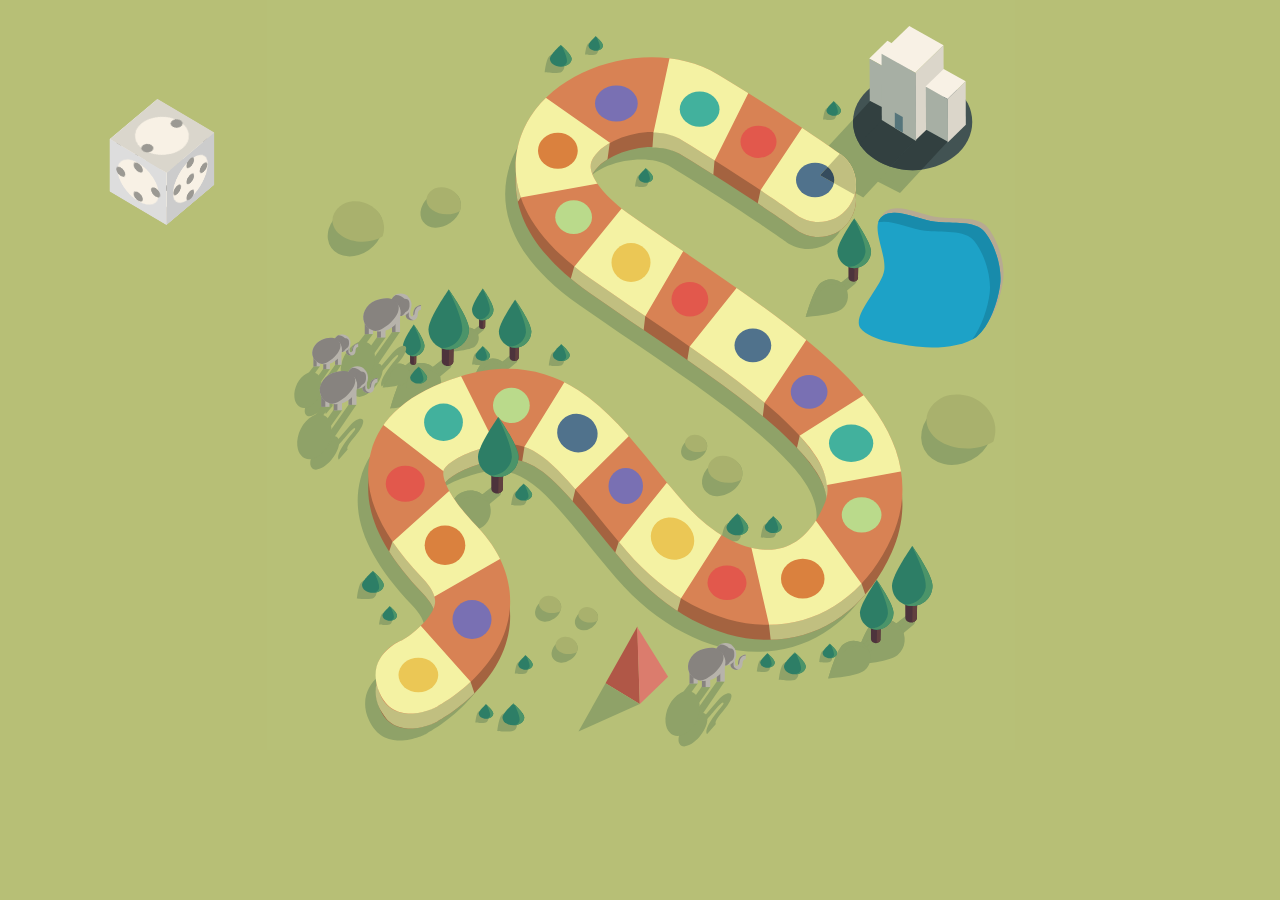
<file: Snap.svg-0.5.1/demos/animated-game/index.html>
<!doctype html>
<html lang="en">

	<head>
		<meta charset="utf-8">
	    <meta name="copyright" content="Copyright © 2013 Adobe Systems Incorporated. All rights reserved.

	 Licensed under the Apache License, Version 2.0 (the “License”);
	 you may not use this file except in compliance with the License.
	 You may obtain a copy of the License at

	 http://www.apache.org/licenses/LICENSE-2.0

	 Unless required by applicable law or agreed to in writing, software
	 distributed under the License is distributed on an “AS IS” BASIS,
	 WITHOUT WARRANTIES OR CONDITIONS OF ANY KIND, either express or implied.
	 See the License for the specific language governing permissions and
	 limitations under the License.">
	
		<title>illustration</title>
		<style>
			body{
				margin: 0;
				padding: 0;
				background: #b7bf76;
				overflow: hidden;
			}
			
			svg{
				display: block;
				margin: auto;
				-webkit-transform-origin: top center;
				-webkit-transform: scale(1.5);
				-moz-transform-origin: top center;
				-moz-transform: scale(1.5);
			}
			
			.hit-area{
				cursor: pointer;
			}
			
			.face .mouth{
				-webkit-transform-origin: 0px 4px;
				-webkit-transition: -webkit-transform .4s;
				-webkit-transform: scale(1, 0);
				-moz-transform-origin: 0px 4px;
				-moz-transition: -webkit-transform .4s;
				-moz-transform: scale(1, 0);
			}
			
			.face .eye.right{
				-webkit-transform-origin: 8px -4px;
				-moz-transform-origin: 8px -4px;
			}
			
			.face .eye.left{
				-webkit-transform-origin: -8px -4px;
				-moz-transform-origin: -8px -4px;
			}
			
			.face .eye{
				-webkit-transition: -webkit-transform .2s;
				-webkit-transform: scale(1, 0);
				-moz-transition: -webkit-transform .2s;
				-moz-transform: scale(1, 0);
			}
			
			@-webkit-keyframes breeze{
				0% {
					-webkit-transform: rotate(0deg);
				}
				50% {
					-webkit-transform: rotate(10deg);
				}
				100% {
					-webkit-transform: rotate(0deg);
				}
			}
			
			@-moz-keyframes breeze{
				0% {
					-moz-transform: rotate(0deg);
				}
				50% {
					-moz-transform: rotate(10deg);
				}
				100% {
					-moz-transform: rotate(0deg);
				}
			}
			
			@-webkit-keyframes blink{
				0% {
					-webkit-transform: scale(1, 0);
				}
				10% {
					-webkit-transform: scale(1, 1);
				}
				90% {
					-webkit-transform: scale(1, 1);
				}
				100% {
					-webkit-transform: scale(1, 0);
				}
			}
			
			@-moz-keyframes blink{
				0% {
					-moz-transform: scale(1, 0);
				}
				10% {
					-moz-transform: scale(1, 1);
				}
				90% {
					-moz-transform: scale(1, 1);
				}
				100% {
					-moz-transform: scale(1, 0);
				}
			}
			
			@-webkit-keyframes talk{
				0% {
					-webkit-transform: scale(1, 0);
				}
				50% {
					-webkit-transform: scale(1, 1);
				}
				100% {
					-webkit-transform: scale(1, 0);
				}
			}
			
			@-moz-keyframes talk{
				0% {
					-moz-transform: scale(1, 0);
				}
				50% {
					-moz-transform: scale(1, 1);
				}
				100% {
					-moz-transform: scale(1, 0);
				}
			}
			
			.tree{
				-webkit-transform-origin: 50% 100%;
				-webkit-animation: breeze 2s ease-out infinite;
				-moz-transform-origin: 50% bottom;
				/*-moz-animation: breeze 2s ease-out infinite;*/
			}
			
			.tree .face.animating .eye{
				-webkit-transform: scale(1, 1);
				-moz-transform: scale(1, 1);
			}
			
			.face.animating .eye{
				-webkit-animation: blink 5s infinite;
				-moz-animation: blink 5s infinite;
			}
			
			.face.animating .mouth{
				-webkit-animation: talk 1s infinite;
				-moz-animation: talk 1s infinite;
			}
			
			#cube-hitarea{
				position: absolute;
				top: 100px;
				left: 100px;
				width: 125px;
				height: 125px;	
				cursor: pointer;		
			}
			
			#cube{
				position: absolute;
				left: 25px;
				top: 25px;
				width: 74px;
				height: 74px;
				z-index: 100;
				backface-visibility: visible;
				pointer-events: none;
				-webkit-transform-style: preserve-3d;
				-webkit-transform-origin: center center;
				-webkit-backface-visibility: visible;
				-webkit-transform: rotateX(-45deg) rotateY(50deg);
				-webkit-transition: -webkit-transform 1s;
				-moz-transform-style: preserve-3d;
				-moz-transform-origin: center center;
				-moz-backface-visibility: visible;
				-moz-transform: rotateX(-45deg) rotateY(50deg);
				-moz-transition: -moz-transform 1s;
			}
			
			.side{
				position: absolute;
				top: 0;
				left: 0;
				width: 74px;
				height: 74px;
				pointer-events: none;
				backface-visibility: visible;
				-webkit-transform-origin: center center;
				-webkit-backface-visibility: visible;
				-moz-transform-origin: center center;
				-moz-backface-visibility: visible;
			}
			
			.side *{
				pointer-events: none;
			}
			
			#cube .side:nth-child(1) {
				-webkit-transform: translateY(37px) rotateX(90deg);
				-moz-transform: translateY(37px) rotateX(90deg);
			}
			
			#cube .side:nth-child(2) {
				-webkit-transform: translateY(-37px) rotateX(-90deg);
				-moz-transform: translateY(-37px) rotateX(-90deg);
				
			}
		
			#cube .side:nth-child(3) {				
				-webkit-transform: translateX(37px) rotateY(-90deg);
				-moz-transform: translateX(37px) rotateY(-90deg);
				
			}
			
			#cube .side:nth-child(4) {				
				-webkit-transform: translateX(-37px) rotateY(-90deg);
				-moz-transform: translateX(-37px) rotateY(-90deg);
			}
			
			#cube .side:nth-child(5) {	
				-webkit-transform: translateZ(37px) rotateZ(90deg);
				-moz-transform: translateZ(37px) rotateZ(90deg);
			}
			
			#cube .side:nth-child(6) {			
				-webkit-transform: translateZ(-37px) rotateZ(0deg);
				-moz-transform: translateZ(-37px) rotateZ(0deg);
			}
		
		</style>
	</head>
	<body>
		<svg version="1.1" xmlns="http://www.w3.org/2000/svg" xmlns:xlink="http://www.w3.org/1999/xlink" x="0px" y="0px" width="500px"
			 height="500px" viewBox="0 0 500 500" enable-background="new 0 0 500 500" xml:space="preserve">
		
		<g id="Layer_1">
			<rect x="1.103" y="-3.397" fill="#B7C077" width="498.897" height="503.397"/>
			<polygon fill="#8FA268" points="418.781,75.171 403.456,67.284 371.524,101.763 386.849,109.65 	"/>
			<polygon fill="#8FA268" points="455.281,94.171 439.956,86.284 408.024,120.763 423.349,128.65 	"/>
			<g>
				<path fill="#8FA268" d="M307.422,349.64c2.285-1.785,5.976-0.877,8.245,2.027s2.255,6.705-0.03,8.49
					c-2.285,1.785-11.397,0.436-11.397,0.436S305.137,351.425,307.422,349.64z"/>
				<path fill="#2D7E66" d="M322.176,351.605c0,2.9-3.246,5.25-7.25,5.25s-7.25-2.35-7.25-5.25c0-2.899,7.25-9.25,7.25-9.25
					S322.176,348.706,322.176,351.605z"/>
				<g>
					<path fill="#4B9469" d="M315.638,343c0.56,1.102,4.291,8.604,3.316,11.104c-0.551,1.413-1.879,2.357-3.551,2.734
						c3.781-0.179,6.774-2.45,6.774-5.233C322.176,349.266,317.461,344.685,315.638,343z"/>
					<path fill="#4B9469" d="M315.501,342.874c-0.351-0.322-0.574-0.518-0.574-0.518s-0.585,0.515-1.411,1.303
						C314.567,343.22,315.325,342.938,315.501,342.874z"/>
				</g>
			</g>
			<path fill="#B7AA92" d="M448.987,144.849c11.418,1.436,26.354-1.275,32.959,6.957c6.697,8.347,11.56,23.593,10.135,34.927
				c-1.426,11.333-7.266,28.424-15.822,34.852c-8.438,6.34-26.34,8.047-37.757,6.611c-11.418-1.436-32.753-3.982-39.358-12.215
				c-6.697-8.347,14.278-27.631,15.704-38.964c1.426-11.333-9.795-29.455-1.239-35.883
				C422.048,134.793,437.569,143.412,448.987,144.849z"/>
			<path fill="#1DA2C7" d="M446.987,147.849c11.418,1.436,26.354-1.275,32.959,6.957c6.697,8.347,11.56,23.593,10.135,34.927
				c-1.426,11.333-7.266,28.424-15.822,34.852c-8.438,6.34-26.34,8.047-37.757,6.611c-11.418-1.436-32.753-3.982-39.358-12.215
				c-6.697-8.347,14.278-27.631,15.704-38.964c1.426-11.333-9.795-29.455-1.239-35.883
				C420.048,137.793,435.569,146.412,446.987,147.849z"/>
			<path fill="#188BAB" d="M479.946,154.806c-6.605-8.232-21.542-5.521-32.959-6.957c-11.418-1.436-26.939-10.056-35.378-3.716
				c-1.42,1.067-2.287,2.462-2.765,4.089c8.765-2.002,21.436,4.406,31.143,5.627c11.418,1.436,26.354-1.275,32.959,6.957
				c6.697,8.347,11.56,23.593,10.135,34.927c-1.176,9.346-5.356,22.603-11.584,30.571c0.994-0.534,1.935-1.098,2.762-1.719
				c8.556-6.428,14.396-23.519,15.822-34.852C491.507,178.399,486.644,163.153,479.946,154.806z"/>
			<g>
				<path fill="#8FA268" d="M141.244,332.65l5.092,6.17l9.996-8.312c0.023-0.018,0.05-0.027,0.072-0.046
					c1.341-1.106,1.322-3.343-0.042-4.995s-3.556-2.095-4.896-0.988C151.261,324.648,141.244,332.65,141.244,332.65z"/>
				<path fill="#8FA268" d="M143.154,334.964l12.684-10.036c-1.354-1.194-3.192-1.423-4.372-0.449
					c-0.205,0.169-10.222,8.171-10.222,8.171L143.154,334.964z"/>
				<path fill="#8FA268" d="M128.41,330.061c5.75-4.746,14.259-3.932,19.005,1.819c4.746,5.75,3.932,14.259-1.819,19.005
					c-5.75,4.746-29.031,6.456-29.031,6.456S122.66,334.807,128.41,330.061z"/>
				<path fill="#8FA268" d="M116.565,357.341c0,0,0.07-0.005,0.176-0.014c1.86-4.138,9.678-20.974,15.261-24.357
					c6.072-3.679,13.88-1.998,17.949,3.676c-0.5-1.695-1.341-3.319-2.536-4.767c-4.746-5.75-13.255-6.565-19.005-1.819
					C122.66,334.807,116.565,357.341,116.565,357.341z"/>
			</g>
			<g>
				<g>
					<path fill="#8FA268" d="M137.623,221.277l2.694,3.265l5.289-4.398c0.012-0.009,0.026-0.015,0.038-0.024
						c0.709-0.585,0.699-1.769-0.022-2.643c-0.722-0.874-1.881-1.108-2.591-0.523C142.923,217.043,137.623,221.277,137.623,221.277z"
						/>
					<path fill="#8FA268" d="M138.633,222.501l6.711-5.31c-0.716-0.632-1.689-0.753-2.313-0.238c-0.108,0.089-5.408,4.324-5.408,4.324
						L138.633,222.501z"/>
					<path fill="#8FA268" d="M130.832,219.907c3.043-2.511,7.545-2.08,10.056,0.962c2.511,3.043,2.08,7.545-0.962,10.056
						c-3.043,2.511-15.361,3.416-15.361,3.416S127.79,222.418,130.832,219.907z"/>
					<path fill="#8FA268" d="M124.565,234.341c0,0,0.037-0.003,0.093-0.007c0.984-2.189,5.121-11.098,8.075-12.887
						c3.213-1.946,7.344-1.057,9.497,1.945c-0.264-0.897-0.709-1.756-1.342-2.522c-2.511-3.043-7.013-3.473-10.056-0.962
						C127.79,222.418,124.565,234.341,124.565,234.341z"/>
				</g>
				<g id="tree_2_" class="tree">
					<path fill="#4D333C" d="M146.93,210.747h-4.233l0.025,6.878c-0.001,0.015-0.006,0.03-0.006,0.045c0,0.92,0.919,1.665,2.052,1.665
						s2.052-0.746,2.052-1.665C146.821,217.53,146.93,210.747,146.93,210.747z"/>
					<path fill="#61403F" d="M145.342,210.747l-0.176,8.556c0.943-0.15,1.656-0.823,1.656-1.633c0-0.141,0.108-6.923,0.108-6.923
						H145.342z"/>
					<path fill="#2D7E66" d="M152.309,206.382c0,3.945-3.198,7.143-7.143,7.143c-3.945,0-7.143-3.198-7.143-7.143
						s7.143-14.021,7.143-14.021S152.309,202.437,152.309,206.382z"/>
					<path fill="#4B9469" d="M145.166,192.361c0,0-0.022,0.031-0.054,0.076c1.062,2.153,5.3,11.013,4.799,14.431
						c-0.544,3.717-3.86,6.337-7.545,6.086c0.86,0.367,1.806,0.571,2.8,0.571c3.945,0,7.143-3.198,7.143-7.143
						C152.309,202.437,145.166,192.361,145.166,192.361z"/>
				</g>
			</g>
			<g>
				<g>
					<path fill="#8FA268" d="M155.331,243.566l4.078,4.942l8.006-6.657c0.018-0.014,0.04-0.022,0.058-0.037
						c1.074-0.886,1.059-2.677-0.034-4.001c-1.092-1.323-2.848-1.678-3.922-0.792C163.354,237.157,155.331,243.566,155.331,243.566z"
						/>
					<path fill="#8FA268" d="M156.86,245.419l10.159-8.038c-1.084-0.957-2.556-1.139-3.501-0.36c-0.164,0.135-8.187,6.545-8.187,6.545
						L156.86,245.419z"/>
					<path fill="#8FA268" d="M145.052,241.492c4.606-3.801,11.42-3.149,15.221,1.457c3.801,4.606,3.149,11.42-1.457,15.221
						c-4.606,3.801-23.252,5.171-23.252,5.171S140.446,245.293,145.052,241.492z"/>
					<path fill="#8FA268" d="M135.565,263.341c0,0,0.056-0.004,0.141-0.011c1.489-3.314,7.751-16.799,12.223-19.508
						c4.863-2.946,11.117-1.6,14.376,2.944c-0.4-1.357-1.074-2.658-2.031-3.818c-3.801-4.606-10.616-5.258-15.221-1.457
						C140.446,245.293,135.565,263.341,135.565,263.341z"/>
				</g>
				<g id="tree_3_" class="tree">
					<path fill="#4D333C" d="M169.418,227.627h-6.407l0.039,10.412c-0.001,0.023-0.008,0.045-0.008,0.068
						c0,1.392,1.391,2.521,3.107,2.521s3.107-1.129,3.107-2.521C169.255,237.895,169.418,227.627,169.418,227.627z"/>
					<path fill="#61403F" d="M167.015,227.627l-0.267,12.951c1.428-0.227,2.506-1.246,2.506-2.471c0-0.213,0.164-10.48,0.164-10.48
						H167.015z"/>
					<path fill="#2D7E66" d="M177.561,221.02c0,5.971-4.841,10.812-10.812,10.812c-5.971,0-10.812-4.841-10.812-10.812
						s10.812-21.224,10.812-21.224S177.561,215.049,177.561,221.02z"/>
					<path fill="#4B9469" d="M166.749,199.796c0,0-0.033,0.046-0.081,0.116c1.608,3.258,8.022,16.671,7.265,21.844
						c-0.823,5.626-5.842,9.592-11.421,9.213c1.302,0.555,2.733,0.864,4.238,0.864c5.971,0,10.812-4.841,10.812-10.812
						C177.561,215.048,166.749,199.796,166.749,199.796z"/>
				</g>
			</g>
			<g>
				<g>
					<path fill="#8FA268" d="M108.244,247.65l5.092,6.17l9.996-8.312c0.023-0.018,0.05-0.027,0.072-0.046
						c1.341-1.106,1.322-3.343-0.042-4.995s-3.556-2.095-4.896-0.988C118.261,239.648,108.244,247.65,108.244,247.65z"/>
					<path fill="#8FA268" d="M110.154,249.964l12.684-10.036c-1.354-1.194-3.192-1.423-4.372-0.449
						c-0.205,0.169-10.222,8.171-10.222,8.171L110.154,249.964z"/>
					<path fill="#8FA268" d="M95.41,245.061c5.75-4.746,14.259-3.932,19.005,1.819c4.746,5.75,3.932,14.259-1.819,19.005
						c-5.75,4.746-29.031,6.456-29.031,6.456S89.66,249.807,95.41,245.061z"/>
					<path fill="#8FA268" d="M83.565,272.341c0,0,0.07-0.005,0.176-0.014c1.86-4.138,9.678-20.974,15.262-24.357
						c6.072-3.679,13.88-1.998,17.949,3.676c-0.5-1.695-1.341-3.319-2.536-4.767c-4.746-5.75-13.255-6.565-19.005-1.819
						C89.66,249.807,83.565,272.341,83.565,272.341z"/>
				</g>
				<g id="tree" class="tree">
					<path fill="#4D333C" d="M125.833,227.75h-8l0.048,13c-0.001,0.029-0.011,0.056-0.011,0.085c0,1.738,1.737,3.147,3.879,3.147
						s3.879-1.409,3.879-3.147C125.629,240.569,125.833,227.75,125.833,227.75z"/>
					<path fill="#61403F" d="M122.833,227.75l-0.333,16.171c1.783-0.284,3.129-1.556,3.129-3.086c0-0.266,0.204-13.085,0.204-13.085
						H122.833z"/>
					<path fill="#2D7E66" d="M136,219.5c0,7.456-6.044,13.5-13.5,13.5s-13.5-6.044-13.5-13.5s13.5-26.5,13.5-26.5
						S136,212.044,136,219.5z"/>
					<path fill="#4B9469" d="M122.5,193c0,0-0.041,0.058-0.101,0.144c2.008,4.068,10.016,20.815,9.071,27.274
						c-1.028,7.025-7.295,11.977-14.26,11.503c1.625,0.693,3.413,1.078,5.291,1.078c7.456,0,13.5-6.044,13.5-13.5
						C136,212.044,122.5,193,122.5,193z"/>
				</g>
			</g>
			<g>
				<path fill="#8FA268" d="M107.995,488.935c0,0-27.495,15.065-38.495-8.435s14.505-35.435,14.505-35.435l-0.12,0.066
					c8.25-4.635,21.086-15.728,22.441-24.818c0.706-4.742-2.117-10.473-8.392-17.033c-29.661-31.009-40.896-58.425-34.35-83.813
					c5.938-23.025,25.774-39.959,58.958-50.329c29.623-9.256,55.577-6.308,79.346,9.018c19.332,12.465,34.375,31.005,51.794,52.473
					c5.819,7.172,11.837,14.588,18.272,22.071c19.028,22.127,42.605,34.183,61.514,31.455c13.414-1.932,24.096-11.502,31.747-28.444
					c9.5-21.035-10.042-41.312-19.434-51.055c-23.146-24.015-60.765-49.642-100.592-76.773c-11.578-7.887-23.55-16.042-35.499-24.381
					c-70.021-48.869-47.963-94.971-39.535-107.937c24.343-37.448,86.145-51.298,124.771-27.962
					c48.298,29.18,80.323,52.135,81.663,53.098c11.212,8.058,13.768,23.68,5.71,34.891c-8.059,11.21-23.676,13.767-34.889,5.712l0,0
					c-0.312-0.225-31.873-22.831-78.34-50.905c-14.191-8.572-46.646-3.502-56.994,12.417c-2.279,3.506-2.561,6.683-0.974,10.966
					c1.817,4.903,7.769,15.154,27.204,28.718c11.716,8.177,23.57,16.252,35.033,24.061c42.021,28.626,81.712,55.665,108.441,83.397
					c15.897,16.493,26.271,32.227,31.712,48.098c6.755,19.703,5.844,39.296-2.71,58.235c-14.717,32.586-39.643,52.955-70.188,57.354
					c-4.11,0.592-8.272,0.884-12.457,0.884c-32.675,0.002-67.042-17.771-94.094-49.228c-6.902-8.025-13.149-15.725-19.19-23.17
					c-33.405-41.169-46.527-54.919-77.399-45.269c-18.515,5.786-24.713,12.207-25.456,15.09c-1.033,4.008,2.451,16.261,22.065,36.768
					c21.94,22.938,23.89,44.913,21.661,59.309C150.006,464.983,112.278,486.592,107.995,488.935z"/>
			</g>
			<polygon fill="#8FA268" points="444.031,82.921 421.206,70.034 376.024,118.763 398.849,131.65 	"/>
			<ellipse fill="#425353" cx="431.75" cy="81.25" rx="39.75" ry="32.25"/>
			<g>
				<path fill="#A46340" d="M114.994,480.935c0,0-29.994,15.565-38.994-9.935s15.006-33.935,15.006-33.935l-0.122,0.065
					c8.25-4.634,21.087-15.728,22.441-24.818c0.706-4.74-2.116-10.472-8.391-17.031c-29.663-31.01-40.897-58.425-34.35-83.815
					c5.938-23.025,25.775-39.956,58.959-50.328c29.623-9.255,55.578-6.306,79.344,9.019c19.334,12.463,34.375,31.003,51.794,52.472
					c5.821,7.172,11.837,14.588,18.271,22.072c19.032,22.125,42.604,34.183,61.516,31.456c13.416-1.935,24.097-11.503,31.747-28.447
					c3.084-6.828,9.5-21.034-19.435-51.053c-23.146-24.016-60.763-49.644-100.591-76.775c-11.578-7.884-23.55-16.041-35.5-24.381
					c-70.019-48.869-47.962-94.972-39.534-107.938c24.345-37.447,86.149-51.296,124.771-27.959
					c48.297,29.178,80.322,52.134,81.663,53.097c11.212,8.059,13.769,23.678,5.709,34.891c-8.059,11.21-23.673,13.767-34.887,5.712
					l-0.001,0c-0.312-0.225-31.871-22.832-78.34-50.906c-16.629-10.045-48.164-1.173-56.994,12.418
					c-2.278,3.506-2.562,6.682-0.975,10.966c1.819,4.903,7.769,15.153,27.207,28.719c11.716,8.175,23.568,16.25,35.031,24.06
					c42.021,28.625,81.712,55.666,108.44,83.396c15.896,16.494,26.271,32.229,31.713,48.101c6.756,19.699,5.844,39.293-2.71,58.234
					c-14.716,32.584-39.644,52.953-70.188,57.353c-36.207,5.218-76.034-12.859-106.55-48.344c-6.903-8.024-13.15-15.725-19.19-23.169
					c-33.406-41.168-46.527-54.915-77.4-45.269c-18.516,5.784-24.712,12.206-25.456,15.091c-1.031,4.006,2.453,16.26,22.065,36.766
					c21.941,22.938,23.891,44.912,21.663,59.31C157.006,456.984,119.278,478.591,114.994,480.935z"/>
			</g>
			<g>
				<polygon fill="#F8F1E5" points="417.514,47.235 402.848,38.955 414.939,27.215 429.606,35.495 		"/>
				<polygon fill="#DBD6CA" points="417.514,47.235 417.626,76.223 429.718,64.483 429.606,35.495 		"/>
				<polygon fill="#A7AFA4" points="417.835,75.829 403.169,67.548 403.052,39.102 417.719,47.382 		"/>
			</g>
			<defs>
				<filter id="Adobe_OpacityMaskFilter" filterUnits="userSpaceOnUse" x="68.781" y="48.158" width="356.179" height="437.532">
					<feColorMatrix  type="matrix" values="1 0 0 0 0  0 1 0 0 0  0 0 1 0 0  0 0 0 1 0"/>
				</filter>
			</defs>
			<mask maskUnits="userSpaceOnUse" x="68.781" y="48.158" width="356.179" height="437.532" id="SVGID_1_">
				<g filter="url(#Adobe_OpacityMaskFilter)">
					<g>
						<g>
							<polygon fill="#FFFFFF" points="369.002,174.823 349.888,155.712 327.395,140.715 330.333,127 360.675,90.792 388.113,109.084 
								411.425,132.396 					"/>
						</g>
						<g>
							<path fill="#FFFFFF" d="M338,434.397l-2-17.731l-12-43.269l24.601-5.638L365,353.397L397.667,389l6.268,18.175l-25.173,12.585
								L338,434.397z M109,409.397l-8.039-11.622l-0.527-0.589l-20.069-22.296L85,361l39.965-26.248l19.513,21.686l20.695,20.695
								L109,409.397z M272.573,415.756l-20.044-20.047l-22.137-17.711L236,360.647l31.873-29.499l24.738,19.792L306,363.397
								l-28.5,34.75L272.573,415.756z M371,333.397l-17-32l2.5-11.064l49.908-22.089l26.842,53.685L371,333.397z M204,338.397
								l-17.119-16.618l-0.7-0.639L171,310.397l2-12.731l31.342-41.103l21.523,19.565l22.677,18.143L207,326L204,338.397z
								 M124,327.397l-8.667-11.064l-43.102-28.743l26.289-19.116l29.05-14.526L154,296.667l0.404,10.951l-24.617,12.307L124,327.397z
								 M331.55,280.052l-26.058-17.373l-1.019-0.812l-23.424-18.742l1.95-11.958l35.531-34.896l22.426,17.942l23.878,15.916
								L333,268.333L331.55,280.052z M252.135,222.594l-27.238-15.888L202,192.397l4.167-14.731L241,144.397l16.76,12.017
								l24.605,14.354L253.5,210.833L252.135,222.594z M224,131.397l-53.333,0.103L163,142.397l7.215-53.596l0.489-0.834L177,67.397
								l52.833,27.769l-1.833,13.5l-5.011,8.749L224,131.397z M298.7,118.625L258,102.397l1-14.064l12.851-50.216l53.665,26.831
								L299.667,107L298.7,118.625z"/>
						</g>
						<g>
							<polygon fill="#FFFFFF" points="94.679,500 61.398,450.077 89.706,431.204 101,423.397 137,454.333 142,469.397 
								116.301,485.584 					"/>
						</g>
					</g>
				</g>
			</mask>
			<g mask="url(#SVGID_1_)">
				<path fill="#C1BF80" d="M114.995,480.935c0,0-27.495,15.065-38.495-8.435s14.505-35.435,14.505-35.435l-0.12,0.066
					c8.25-4.635,21.086-15.728,22.441-24.818c0.706-4.742-2.117-10.473-8.392-17.033c-29.661-31.009-40.896-58.425-34.35-83.813
					c5.938-23.025,25.774-39.959,58.958-50.329c29.623-9.256,55.577-6.308,79.346,9.018c19.332,12.465,34.375,31.005,51.794,52.473
					c5.819,7.172,11.837,14.588,18.272,22.071c19.028,22.127,42.605,34.183,61.514,31.455c13.414-1.932,24.096-11.502,31.747-28.444
					c9.5-21.035-10.042-41.312-19.434-51.055c-23.146-24.015-60.765-49.642-100.592-76.773c-11.578-7.887-23.55-16.042-35.499-24.381
					c-70.021-48.869-47.963-94.971-39.535-107.937c24.343-37.448,86.145-51.298,124.771-27.962
					c48.298,29.18,80.323,52.135,81.663,53.098c11.212,8.058,13.768,23.68,5.71,34.891c-8.059,11.21-23.676,13.767-34.889,5.712l0,0
					c-0.312-0.225-31.873-22.831-78.34-50.905c-14.191-8.572-46.646-3.502-56.994,12.417c-2.279,3.506-2.561,6.683-0.974,10.966
					c1.817,4.903,7.769,15.154,27.204,28.718c11.716,8.177,23.57,16.252,35.033,24.061c42.021,28.626,81.712,55.665,108.441,83.397
					c15.897,16.493,26.271,32.227,31.712,48.098c6.755,19.703,5.844,39.296-2.71,58.235c-14.717,32.586-39.643,52.955-70.188,57.354
					c-4.11,0.592-8.272,0.884-12.457,0.884c-32.675,0.002-67.042-17.771-94.094-49.228c-6.902-8.025-13.149-15.725-19.19-23.17
					c-33.405-41.169-46.527-54.919-77.399-45.269c-18.515,5.786-24.713,12.207-25.456,15.09c-1.033,4.008,2.451,16.261,22.065,36.768
					c21.94,22.938,23.89,44.913,21.661,59.309C157.006,456.983,119.278,478.592,114.995,480.935z"/>
			</g>
			<g>
				<g>
					<path fill="#D88254" d="M114.994,470.935c0,0-29.994,15.565-38.994-9.935s15.006-33.935,15.006-33.935l-0.122,0.065
						c8.25-4.634,21.087-15.728,22.441-24.818c0.706-4.74-2.116-10.472-8.391-17.031c-29.663-31.01-40.897-58.425-34.35-83.815
						c5.938-23.025,25.775-39.956,58.959-50.328c29.623-9.255,55.578-6.306,79.344,9.019c19.334,12.463,34.375,31.003,51.794,52.472
						c5.821,7.172,11.837,14.588,18.271,22.072c19.032,22.125,42.604,34.183,61.516,31.456c13.416-1.935,24.097-11.503,31.747-28.447
						c3.084-6.828,9.5-21.034-19.435-51.053c-23.146-24.016-60.763-49.644-100.591-76.775c-11.578-7.884-23.55-16.041-35.5-24.381
						c-70.019-48.869-47.962-94.972-39.534-107.938c24.345-37.447,86.149-51.296,124.771-27.959
						c48.297,29.178,80.322,52.134,81.663,53.097c11.212,8.059,13.769,23.678,5.709,34.891c-8.059,11.21-23.673,13.767-34.887,5.712
						l-0.001,0c-0.312-0.225-31.871-22.832-78.34-50.906c-16.629-10.045-48.164-1.173-56.994,12.418
						c-2.278,3.506-2.562,6.682-0.975,10.966c1.819,4.903,7.769,15.153,27.207,28.719c11.716,8.175,23.568,16.25,35.031,24.06
						c42.021,28.625,81.712,55.666,108.44,83.396c15.896,16.494,26.271,32.229,31.713,48.101c6.756,19.699,5.844,39.293-2.71,58.234
						c-14.716,32.584-39.644,52.953-70.188,57.353c-36.207,5.218-76.034-12.859-106.55-48.344c-6.903-8.024-13.15-15.725-19.19-23.169
						c-33.406-41.168-46.527-54.915-77.4-45.269c-18.516,5.784-24.712,12.206-25.456,15.091c-1.031,4.006,2.453,16.26,22.065,36.766
						c21.941,22.938,23.891,44.912,21.663,59.31C157.006,446.984,119.278,468.591,114.994,470.935z"/>
				</g>
				<defs>
					<filter id="Adobe_OpacityMaskFilter_1_" filterUnits="userSpaceOnUse" x="68.781" y="38.158" width="356.179" height="437.525">
						<feColorMatrix  type="matrix" values="1 0 0 0 0  0 1 0 0 0  0 0 1 0 0  0 0 0 1 0"/>
					</filter>
				</defs>
				<mask maskUnits="userSpaceOnUse" x="68.781" y="38.158" width="356.179" height="437.525" id="SVGID_2_">
					<g filter="url(#Adobe_OpacityMaskFilter_1_)">
						<g>
							<g>
								<polygon fill="#FFFFFF" points="369.002,165.425 349.888,146.314 327.395,131.318 360.675,81.395 388.113,99.687 
									411.425,122.999 						"/>
							</g>
							<g>
								<path fill="#FFFFFF" d="M338,425l-14-61l24.601-5.638L365,344l38.935,53.777l-25.173,12.585L338,425z M109,400l-8.039-11.622
									l-0.527-0.589l-20.069-22.296l44.6-40.139l19.513,21.686l20.695,20.695L109,400z M272.573,406.358l-20.044-20.047
									l-22.137-17.711l37.48-46.85l24.738,19.792L306,354L272.573,406.358z M371,324l-17-32l52.408-33.153l26.842,53.685L371,324z
									 M204,329l-17.119-16.618l-0.7-0.639L171,301l33.342-53.834l21.523,19.565l22.677,18.143L204,329z M124,318l-51.769-39.807
									l26.289-19.116l29.05-14.526l26.834,53.669l-24.617,12.307L124,318z M331.55,270.654l-26.058-17.373l-1.019-0.812
									l-23.424-18.742l37.481-46.854l22.426,17.942l23.878,15.916L331.55,270.654z M252.135,213.197l-27.238-15.888L202,183l39-48
									l16.76,12.017l24.605,14.354L252.135,213.197z M224,122l-61,11l7.215-53.596l0.489-0.834L177,58l57,40l-11.011,10.019L224,122
									z M298.7,109.228L258,93l13.851-64.28l53.665,26.831L298.7,109.228z"/>
							</g>
							<g>
								<polygon fill="#FFFFFF" points="94.679,490.603 61.398,440.68 89.706,421.807 101,414 142,460 116.301,476.187 						"/>
							</g>
						</g>
					</g>
				</mask>
				<g mask="url(#SVGID_2_)">
					<path fill="#F4F2A3" d="M114.995,470.935c0,0-27.995,15.399-38.662-9.268C65.667,437,91.005,427.065,91.005,427.065l-0.12,0.066
						c8.25-4.635,21.086-15.728,22.441-24.818c0.706-4.742-2.117-10.473-8.392-17.033c-29.661-31.009-40.896-58.425-34.35-83.813
						c5.938-23.025,25.774-39.959,58.958-50.329c29.623-9.256,55.577-6.308,79.346,9.018c19.332,12.465,34.375,31.005,51.794,52.473
						c5.819,7.172,11.837,14.588,18.272,22.071c19.028,22.127,42.605,34.183,61.514,31.455c13.414-1.932,24.096-11.502,31.747-28.444
						c9.5-21.035-10.042-41.312-19.434-51.055c-23.146-24.015-60.765-49.642-100.592-76.773c-11.578-7.887-23.55-16.042-35.499-24.381
						c-70.021-48.869-47.963-94.971-39.535-107.937c24.343-37.448,86.145-51.298,124.771-27.962
						c48.298,29.18,80.323,52.135,81.663,53.098c11.212,8.058,13.768,23.68,5.71,34.891c-8.059,11.21-23.676,13.767-34.889,5.712l0,0
						c-0.312-0.225-31.873-22.831-78.34-50.905c-14.191-8.572-46.646-3.502-56.994,12.417c-2.279,3.506-2.561,6.683-0.974,10.966
						c1.817,4.903,7.769,15.154,27.204,28.718c11.716,8.177,23.57,16.252,35.033,24.061c42.021,28.626,81.712,55.665,108.441,83.397
						c15.897,16.493,26.271,32.227,31.712,48.098c6.755,19.703,5.844,39.296-2.71,58.235c-14.717,32.586-39.643,52.955-70.188,57.354
						c-4.11,0.592-8.272,0.884-12.457,0.884c-32.675,0.002-67.042-17.771-94.094-49.228c-6.902-8.025-13.149-15.725-19.19-23.17
						c-33.405-41.169-46.527-54.919-77.399-45.269c-18.515,5.786-24.713,12.207-25.456,15.09c-1.033,4.008,2.451,16.261,22.065,36.768
						c21.94,22.938,23.89,44.913,21.661,59.309C157.006,446.983,119.278,468.592,114.995,470.935z"/>
				</g>
			</g>
			<g id="dots">
				<ellipse fill="#50728C" cx="366.75" cy="120" rx="12.75" ry="11.5"/>
				<ellipse fill="#BADA8B" cx="164.25" cy="270.25" rx="12.25" ry="11.75"/>
				<ellipse fill="#7970B3" cx="362.75" cy="261.25" rx="12.25" ry="11.25"/>
				<ellipse fill="#42B19D" cx="390.75" cy="295.5" rx="14.75" ry="12.5"/>
				<ellipse fill="#DA813E" cx="120" cy="363.5" rx="13.545" ry="13.122"/>
				<ellipse fill="#42B19D" cx="119" cy="281.5" rx="12.928" ry="12.524"/>
				<ellipse transform="matrix(0.9297 0.3683 -0.3683 0.9297 120.9971 -56.4044)" fill="#50728C" cx="208.25" cy="288.75" rx="13.608" ry="12.715"/>
				<ellipse transform="matrix(0.7964 0.6048 -0.6048 0.7964 272.4656 -91.1952)" fill="#EBC755" cx="271.674" cy="359.063" rx="15.027" ry="13.5"/>
				<ellipse fill="#DA813E" cx="358.5" cy="385.75" rx="14.5" ry="13.25"/>
				<circle fill="#7970B3" cx="138" cy="413" r="13"/>
				<ellipse fill="#E2584C" cx="93.5" cy="322.5" rx="13" ry="12"/>
				<ellipse fill="#7970B3" cx="240.5" cy="324" rx="11.5" ry="12"/>
				<ellipse fill="#E2584C" cx="308" cy="388.5" rx="13" ry="11.5"/>
				<ellipse fill="#BADA8B" cx="397.75" cy="343.25" rx="13.25" ry="11.75"/>
				<ellipse fill="#E2584C" cx="283.25" cy="199.5" rx="12.25" ry="11.5"/>
				<ellipse fill="#50728C" cx="325.25" cy="230.25" rx="12.25" ry="11.25"/>
				<circle fill="#EBC755" cx="244" cy="175" r="13"/>
				<ellipse fill="#BADA8B" cx="205.75" cy="144.75" rx="12.25" ry="11.25"/>
				<ellipse fill="#DA813E" cx="195.25" cy="100.5" rx="13.25" ry="12"/>
				<ellipse fill="#7970B3" cx="234.25" cy="69" rx="14.25" ry="12"/>
				<ellipse fill="#42B19D" cx="289.75" cy="72.75" rx="13.25" ry="11.75"/>
				<ellipse fill="#E2584C" cx="329" cy="94.5" rx="12" ry="10.75"/>
				<ellipse fill="#EBC755" cx="102.25" cy="450" rx="13.25" ry="11.5"/>
			</g>
			<g id="tree_6_" class="tree">
				<g>
					<path fill="#4D333C" d="M158.833,312.75h-8l0.048,13c-0.001,0.029-0.011,0.056-0.011,0.085c0,1.738,1.737,3.147,3.879,3.147
						s3.879-1.409,3.879-3.147C158.629,325.569,158.833,312.75,158.833,312.75z"/>
					<path fill="#61403F" d="M155.833,312.75l-0.333,16.171c1.783-0.284,3.129-1.556,3.129-3.086c0-0.266,0.204-13.085,0.204-13.085
						H155.833z"/>
					<path fill="#2D7E66" d="M169,304.5c0,7.456-6.044,13.5-13.5,13.5s-13.5-6.044-13.5-13.5s13.5-26.5,13.5-26.5
						S169,297.044,169,304.5z"/>
					<path fill="#4B9469" d="M155.5,278c0,0-0.041,0.058-0.101,0.144c2.008,4.068,10.016,20.815,9.071,27.274
						c-1.028,7.025-7.295,11.977-14.26,11.503c1.625,0.693,3.413,1.078,5.291,1.078c7.456,0,13.5-6.044,13.5-13.5
						C169,297.044,155.5,278,155.5,278z"/>
				</g>
			</g>
			<g>
				<defs>
					<ellipse id="SVGID_3_" cx="431.75" cy="81.25" rx="39.75" ry="32.25"/>
				</defs>
				<clipPath id="SVGID_4_">
					<use xlink:href="#SVGID_3_"  overflow="visible"/>
				</clipPath>
				<polygon clip-path="url(#SVGID_4_)" fill="#324040" points="418.781,75.171 403.456,67.284 371.524,101.763 386.849,109.65 		"/>
				<polygon clip-path="url(#SVGID_4_)" fill="#324040" points="434.031,92.921 411.206,80.034 389.024,103.763 411.849,116.65 		"/>
				<polygon clip-path="url(#SVGID_4_)" fill="#324040" points="455.281,94.171 439.956,86.284 408.024,120.763 423.349,128.65 		"/>
			</g>
			<g>
				<g>
					<path fill="#8FA268" d="M417.244,418.65l5.092,6.17l9.996-8.312c0.023-0.018,0.05-0.027,0.072-0.046
						c1.341-1.106,1.322-3.343-0.042-4.995c-1.364-1.652-3.556-2.095-4.896-0.988C427.261,410.648,417.244,418.65,417.244,418.65z"/>
					<path fill="#8FA268" d="M419.154,420.964l12.684-10.036c-1.354-1.194-3.192-1.423-4.372-0.449
						c-0.205,0.169-10.222,8.171-10.222,8.171L419.154,420.964z"/>
					<path fill="#8FA268" d="M404.41,416.061c5.75-4.746,14.259-3.932,19.005,1.819c4.746,5.75,3.932,14.259-1.819,19.005
						c-5.75,4.746-29.031,6.456-29.031,6.456S398.66,420.807,404.41,416.061z"/>
					<path fill="#8FA268" d="M392.565,443.341c0,0,0.07-0.005,0.176-0.014c1.86-4.138,9.678-20.974,15.262-24.357
						c6.072-3.679,13.88-1.998,17.949,3.676c-0.5-1.695-1.341-3.319-2.536-4.767c-4.746-5.75-13.255-6.565-19.005-1.819
						C398.66,420.807,392.565,443.341,392.565,443.341z"/>
				</g>
				<g id="tree_4_" class="tree">
					<path fill="#4D333C" d="M434.833,398.75h-8l0.048,13c-0.001,0.029-0.011,0.056-0.011,0.085c0,1.738,1.737,3.147,3.879,3.147
						s3.879-1.409,3.879-3.147C434.629,411.569,434.833,398.75,434.833,398.75z"/>
					<path fill="#61403F" d="M431.833,398.75l-0.333,16.171c1.783-0.284,3.129-1.556,3.129-3.086c0-0.266,0.204-13.085,0.204-13.085
						H431.833z"/>
					<path fill="#2D7E66" d="M445,390.5c0,7.456-6.044,13.5-13.5,13.5s-13.5-6.044-13.5-13.5s13.5-26.5,13.5-26.5
						S445,383.044,445,390.5z"/>
					<path fill="#4B9469" d="M431.5,364c0,0-0.041,0.058-0.101,0.144c2.008,4.068,10.016,20.815,9.071,27.274
						c-1.028,7.025-7.295,11.977-14.26,11.503c1.625,0.693,3.413,1.078,5.291,1.078c7.456,0,13.5-6.044,13.5-13.5
						C445,383.044,431.5,364,431.5,364z"/>
				</g>
			</g>
			<g>
				<g>
					<path fill="#8FA268" d="M91.623,245.277l2.694,3.265l5.289-4.398c0.012-0.009,0.026-0.015,0.038-0.024
						c0.709-0.585,0.699-1.769-0.022-2.643c-0.722-0.874-1.881-1.108-2.591-0.523C96.923,241.043,91.623,245.277,91.623,245.277z"/>
					<path fill="#8FA268" d="M92.633,246.501l6.711-5.31c-0.716-0.632-1.689-0.753-2.313-0.238c-0.108,0.089-5.408,4.324-5.408,4.324
						L92.633,246.501z"/>
					<path fill="#8FA268" d="M84.832,243.907c3.043-2.511,7.545-2.08,10.056,0.962c2.511,3.043,2.08,7.545-0.962,10.056
						c-3.043,2.511-15.361,3.416-15.361,3.416S81.79,246.418,84.832,243.907z"/>
					<path fill="#8FA268" d="M78.565,258.341c0,0,0.037-0.003,0.093-0.007c0.984-2.19,5.121-11.098,8.075-12.887
						c3.213-1.946,7.344-1.057,9.497,1.945c-0.264-0.897-0.709-1.756-1.342-2.522c-2.511-3.043-7.013-3.473-10.056-0.962
						C81.79,246.418,78.565,258.341,78.565,258.341z"/>
				</g>
				<g id="tree_1_" class="tree">
					<path fill="#4D333C" d="M100.93,234.747h-4.233l0.025,6.878c-0.001,0.015-0.006,0.03-0.006,0.045c0,0.92,0.919,1.665,2.052,1.665
						c1.134,0,2.052-0.746,2.052-1.665C100.821,241.53,100.93,234.747,100.93,234.747z"/>
					<path fill="#61403F" d="M99.342,234.747l-0.176,8.556c0.943-0.15,1.656-0.823,1.656-1.633c0-0.141,0.108-6.923,0.108-6.923
						H99.342z"/>
					<path fill="#2D7E66" d="M106.309,230.382c0,3.945-3.198,7.143-7.143,7.143c-3.945,0-7.143-3.198-7.143-7.143
						s7.143-14.021,7.143-14.021S106.309,226.437,106.309,230.382z"/>
					<path fill="#4B9469" d="M99.166,216.361c0,0-0.022,0.031-0.054,0.076c1.062,2.153,5.3,11.013,4.799,14.431
						c-0.544,3.717-3.86,6.337-7.545,6.086c0.86,0.367,1.806,0.571,2.8,0.571c3.945,0,7.143-3.198,7.143-7.143
						C106.309,226.437,99.166,216.361,99.166,216.361z"/>
				</g>
			</g>
			<g>
				<g>
					<path fill="#8FA268" d="M396.008,431.888l4.218,5.111l8.28-6.885c0.019-0.015,0.041-0.023,0.06-0.038
						c1.11-0.916,1.095-2.769-0.035-4.138s-2.946-1.735-4.056-0.819C404.306,425.26,396.008,431.888,396.008,431.888z"/>
					<path fill="#8FA268" d="M397.59,433.805l10.507-8.313c-1.121-0.989-2.644-1.179-3.621-0.372c-0.17,0.14-8.467,6.769-8.467,6.769
						L397.59,433.805z"/>
					<path fill="#8FA268" d="M385.377,429.743c4.763-3.931,11.812-3.257,15.743,1.507s3.257,11.812-1.507,15.743
						c-4.763,3.931-24.048,5.348-24.048,5.348S380.614,433.674,385.377,429.743z"/>
					<path fill="#8FA268" d="M375.565,452.341c0,0,0.058-0.004,0.146-0.011c1.54-3.428,8.017-17.374,12.642-20.176
						c5.03-3.047,11.498-1.655,14.868,3.045c-0.414-1.404-1.111-2.749-2.101-3.949c-3.931-4.763-10.98-5.438-15.743-1.507
						C380.614,433.674,375.565,452.341,375.565,452.341z"/>
				</g>
				<g id="tree_5_" class="tree">
					<path fill="#4D333C" d="M410.578,415.404h-6.627l0.04,10.769c-0.001,0.024-0.009,0.046-0.009,0.07
						c0,1.44,1.439,2.607,3.213,2.607s3.213-1.167,3.213-2.607C410.409,426.023,410.578,415.404,410.578,415.404z"/>
					<path fill="#61403F" d="M408.093,415.404l-0.276,13.395c1.477-0.235,2.592-1.289,2.592-2.556c0-0.22,0.169-10.839,0.169-10.839
						H408.093z"/>
					<path fill="#2D7E66" d="M419,408.57c0,6.176-5.007,11.183-11.183,11.183s-11.183-5.007-11.183-11.183
						s11.183-21.952,11.183-21.952S419,402.394,419,408.57z"/>
					<path fill="#4B9469" d="M407.817,386.618c0,0-0.034,0.048-0.084,0.119c1.663,3.37,8.297,17.242,7.514,22.593
						c-0.852,5.819-6.043,9.921-11.813,9.529c1.346,0.574,2.827,0.893,4.383,0.893c6.176,0,11.183-5.007,11.183-11.183
						C419,402.393,407.817,386.618,407.817,386.618z"/>
				</g>
			</g>
			<g>
				<path fill="#8FA268" d="M345.746,442.285c2.285-1.785,5.976-0.877,8.245,2.027s2.255,6.705-0.03,8.49
					c-2.285,1.785-11.397,0.436-11.397,0.436S343.461,444.069,345.746,442.285z"/>
				<path fill="#2D7E66" d="M360.5,444.25c0,2.9-3.246,5.25-7.25,5.25s-7.25-2.35-7.25-5.25s7.25-9.25,7.25-9.25
					S360.5,441.35,360.5,444.25z"/>
				<g>
					<path fill="#4B9469" d="M353.961,435.645c0.56,1.102,4.291,8.604,3.316,11.104c-0.551,1.413-1.879,2.357-3.551,2.734
						c3.781-0.179,6.774-2.45,6.774-5.233C360.5,441.911,355.785,437.329,353.961,435.645z"/>
					<path fill="#4B9469" d="M353.824,435.518c-0.351-0.322-0.574-0.518-0.574-0.518s-0.585,0.515-1.411,1.303
						C352.891,435.865,353.649,435.583,353.824,435.518z"/>
				</g>
			</g>
			<g>
				<defs>
					<path id="SVGID_5_" d="M114.995,470.935c0,0-27.995,15.399-38.662-9.268C65.667,437,91.005,427.065,91.005,427.065l-0.12,0.066
						c8.25-4.635,21.086-15.728,22.441-24.818c0.706-4.742-2.117-10.473-8.392-17.033c-29.661-31.009-40.896-58.425-34.35-83.813
						c5.938-23.025,25.774-39.959,58.958-50.329c29.623-9.256,55.577-6.308,79.346,9.018c19.332,12.465,34.375,31.005,51.794,52.473
						c5.819,7.172,11.837,14.588,18.272,22.071c19.028,22.127,42.605,34.183,61.514,31.455c13.414-1.932,24.096-11.502,31.747-28.444
						c9.5-21.035-10.042-41.312-19.434-51.055c-23.146-24.015-60.765-49.642-100.592-76.773c-11.578-7.887-23.55-16.042-35.499-24.381
						c-70.021-48.869-47.963-94.971-39.535-107.937c24.343-37.448,86.145-51.298,124.771-27.962
						c48.298,29.18,80.323,52.135,81.663,53.098c11.212,8.058,13.768,23.68,5.71,34.891c-8.059,11.21-23.676,13.767-34.889,5.712l0,0
						c-0.312-0.225-31.873-22.831-78.34-50.905c-14.191-8.572-46.646-3.502-56.994,12.417c-2.279,3.506-2.561,6.683-0.974,10.966
						c1.817,4.903,7.769,15.154,27.204,28.718c11.716,8.177,23.57,16.252,35.033,24.061c42.021,28.626,81.712,55.665,108.441,83.397
						c15.897,16.493,26.271,32.227,31.712,48.098c6.755,19.703,5.844,39.296-2.71,58.235c-14.717,32.586-39.643,52.955-70.188,57.354
						c-4.11,0.592-8.272,0.884-12.457,0.884c-32.675,0.002-67.042-17.771-94.094-49.228c-6.902-8.025-13.149-15.725-19.19-23.17
						c-33.405-41.169-46.527-54.919-77.399-45.269c-18.515,5.786-24.713,12.207-25.456,15.09c-1.033,4.008,2.451,16.261,22.065,36.768
						c21.94,22.938,23.89,44.913,21.661,59.309C157.006,446.983,119.278,468.592,114.995,470.935z"/>
				</defs>
				<clipPath id="SVGID_6_">
					<use xlink:href="#SVGID_5_"  overflow="visible"/>
				</clipPath>
				<polygon clip-path="url(#SVGID_6_)" fill="#C1BF80" points="438.031,80.921 415.206,68.034 370.024,116.763 392.849,129.65 		"/>
			</g>
			<g>
				<path fill="#8FA268" d="M330.006,440.356c1.521-1.188,3.977-0.584,5.487,1.349s1.501,4.462-0.02,5.65s-7.585,0.29-7.585,0.29
					S328.485,441.544,330.006,440.356z"/>
				<path fill="#2D7E66" d="M339.825,441.664c0,1.93-2.16,3.494-4.825,3.494s-4.825-1.564-4.825-3.494c0-1.93,4.825-6.156,4.825-6.156
					S339.825,439.735,339.825,441.664z"/>
				<g>
					<path fill="#4B9469" d="M335.473,435.937c0.373,0.733,2.856,5.726,2.207,7.39c-0.367,0.94-1.25,1.569-2.363,1.819
						c2.516-0.119,4.508-1.63,4.508-3.482C339.825,440.107,336.687,437.059,335.473,435.937z"/>
					<path fill="#4B9469" d="M335.382,435.854c-0.234-0.214-0.382-0.345-0.382-0.345s-0.389,0.342-0.939,0.867
						C334.761,436.084,335.265,435.896,335.382,435.854z"/>
				</g>
			</g>
			<g>
				<path fill="#8FA268" d="M191.694,235.081c1.775-1.387,4.644-0.682,6.406,1.575c1.763,2.256,1.752,5.21-0.023,6.597
					c-1.775,1.387-8.855,0.338-8.855,0.338S189.919,236.467,191.694,235.081z"/>
				<path fill="#2D7E66" d="M203.158,236.608c0,2.253-2.522,4.079-5.633,4.079c-3.111,0-5.633-1.826-5.633-4.079
					s5.633-7.187,5.633-7.187S203.158,234.355,203.158,236.608z"/>
				<g>
					<path fill="#4B9469" d="M198.078,229.921c0.435,0.856,3.334,6.685,2.576,8.628c-0.428,1.098-1.46,1.832-2.759,2.124
						c2.938-0.139,5.263-1.903,5.263-4.066C203.158,234.79,199.494,231.23,198.078,229.921z"/>
					<path fill="#4B9469" d="M197.971,229.823c-0.273-0.25-0.446-0.403-0.446-0.403s-0.454,0.4-1.097,1.013
						C197.246,230.093,197.835,229.873,197.971,229.823z"/>
				</g>
			</g>
			<g>
				<path fill="#8FA268" d="M96.594,250.092c1.775-1.387,4.644-0.682,6.406,1.575c1.763,2.256,1.752,5.21-0.023,6.597
					c-1.775,1.387-8.855,0.338-8.855,0.338S94.818,251.479,96.594,250.092z"/>
				<path fill="#2D7E66" d="M108.058,251.619c0,2.253-2.522,4.079-5.633,4.079s-5.633-1.826-5.633-4.079s5.633-7.187,5.633-7.187
					S108.058,249.366,108.058,251.619z"/>
				<g>
					<path fill="#4B9469" d="M102.977,244.933c0.435,0.856,3.334,6.685,2.576,8.628c-0.428,1.098-1.46,1.832-2.759,2.124
						c2.938-0.139,5.263-1.903,5.263-4.066C108.058,249.801,104.394,246.242,102.977,244.933z"/>
					<path fill="#4B9469" d="M102.871,244.835c-0.273-0.25-0.446-0.403-0.446-0.403s-0.454,0.4-1.097,1.013
						C102.146,245.104,102.735,244.885,102.871,244.835z"/>
				</g>
			</g>
			<g>
				<path fill="#8FA268" d="M166.594,328.092c1.775-1.387,4.644-0.682,6.406,1.575c1.763,2.257,1.752,5.21-0.023,6.597
					s-8.855,0.338-8.855,0.338S164.818,329.479,166.594,328.092z"/>
				<path fill="#2D7E66" d="M178.058,329.619c0,2.253-2.522,4.079-5.633,4.079s-5.633-1.826-5.633-4.079s5.633-7.187,5.633-7.187
					S178.058,327.366,178.058,329.619z"/>
				<g>
					<path fill="#4B9469" d="M172.977,322.933c0.435,0.856,3.334,6.685,2.576,8.628c-0.428,1.098-1.46,1.832-2.759,2.124
						c2.938-0.139,5.263-1.903,5.263-4.066C178.058,327.801,174.394,324.242,172.977,322.933z"/>
					<path fill="#4B9469" d="M172.871,322.835c-0.273-0.25-0.446-0.403-0.446-0.403s-0.454,0.4-1.097,1.013
						C172.146,323.104,172.735,322.885,172.871,322.835z"/>
				</g>
			</g>
			<g>
				<path fill="#8FA268" d="M371.572,434.034c1.521-1.188,3.977-0.584,5.487,1.349c1.51,1.933,1.501,4.462-0.02,5.65
					c-1.521,1.188-7.585,0.29-7.585,0.29S370.052,435.222,371.572,434.034z"/>
				<path fill="#2D7E66" d="M381.391,435.342c0,1.93-2.16,3.494-4.825,3.494c-2.665,0-4.825-1.564-4.825-3.494
					c0-1.93,4.825-6.156,4.825-6.156S381.391,433.413,381.391,435.342z"/>
				<g>
					<path fill="#4B9469" d="M377.04,429.615c0.373,0.733,2.856,5.726,2.207,7.39c-0.367,0.94-1.25,1.569-2.363,1.819
						c2.516-0.119,4.508-1.63,4.508-3.482C381.391,433.786,378.253,430.737,377.04,429.615z"/>
					<path fill="#4B9469" d="M376.949,429.532c-0.234-0.214-0.382-0.345-0.382-0.345s-0.389,0.342-0.939,0.867
						C376.328,429.762,376.832,429.574,376.949,429.532z"/>
				</g>
			</g>
			<g>
				<path fill="#8FA268" d="M189.671,37.275c2.285-1.785,5.976-0.877,8.245,2.027c2.268,2.904,2.255,6.705-0.03,8.49
					s-11.397,0.436-11.397,0.436S187.385,39.06,189.671,37.275z"/>
				<path fill="#2D7E66" d="M204.425,39.241c0,2.899-3.246,5.25-7.25,5.25s-7.25-2.351-7.25-5.25s7.25-9.25,7.25-9.25
					S204.425,36.341,204.425,39.241z"/>
				<g>
					<path fill="#4B9469" d="M197.886,30.636c0.56,1.102,4.291,8.604,3.316,11.104c-0.551,1.413-1.879,2.357-3.551,2.734
						c3.781-0.179,6.774-2.45,6.774-5.233C204.425,36.902,199.71,32.32,197.886,30.636z"/>
					<path fill="#4B9469" d="M197.749,30.509c-0.351-0.322-0.574-0.518-0.574-0.518s-0.585,0.515-1.411,1.303
						C196.816,30.856,197.574,30.574,197.749,30.509z"/>
				</g>
			</g>
			<g>
				<path fill="#8FA268" d="M215.497,29.025c1.521-1.188,3.977-0.584,5.487,1.349c1.51,1.933,1.501,4.462-0.02,5.65
					s-7.585,0.29-7.585,0.29S213.977,30.213,215.497,29.025z"/>
				<path fill="#2D7E66" d="M225.316,30.333c0,1.93-2.16,3.494-4.825,3.494c-2.665,0-4.825-1.564-4.825-3.494
					c0-1.93,4.825-6.156,4.825-6.156S225.316,28.404,225.316,30.333z"/>
				<g>
					<path fill="#4B9469" d="M220.965,24.606c0.373,0.733,2.856,5.726,2.207,7.39c-0.367,0.94-1.25,1.569-2.363,1.819
						c2.516-0.119,4.508-1.63,4.508-3.482C225.316,28.777,222.178,25.728,220.965,24.606z"/>
					<path fill="#4B9469" d="M220.874,24.523c-0.234-0.214-0.382-0.345-0.382-0.345s-0.389,0.342-0.939,0.867
						C220.253,24.753,220.757,24.565,220.874,24.523z"/>
				</g>
			</g>
			<g>
				<path fill="#8FA268" d="M374.164,72.359c1.521-1.188,3.977-0.584,5.487,1.349c1.51,1.933,1.501,4.462-0.02,5.65
					c-1.521,1.188-7.585,0.29-7.585,0.29S372.643,73.546,374.164,72.359z"/>
				<path fill="#2D7E66" d="M383.983,73.667c0,1.93-2.16,3.494-4.825,3.494c-2.665,0-4.825-1.564-4.825-3.494
					c0-1.93,4.825-6.156,4.825-6.156S383.983,71.737,383.983,73.667z"/>
				<g>
					<path fill="#4B9469" d="M379.632,67.94c0.373,0.733,2.856,5.726,2.207,7.39c-0.367,0.94-1.25,1.569-2.363,1.819
						c2.516-0.119,4.508-1.63,4.508-3.482C383.983,72.11,380.845,69.061,379.632,67.94z"/>
					<path fill="#4B9469" d="M379.54,67.856c-0.234-0.214-0.382-0.345-0.382-0.345s-0.389,0.342-0.939,0.867
						C378.919,68.086,379.424,67.899,379.54,67.856z"/>
				</g>
			</g>
			<g>
				<path fill="#8FA268" d="M248.847,116.985c1.521-1.188,3.977-0.584,5.487,1.349c1.51,1.933,1.501,4.462-0.02,5.65
					c-1.521,1.188-7.585,0.29-7.585,0.29S247.326,118.172,248.847,116.985z"/>
				<path fill="#2D7E66" d="M258.666,118.293c0,1.93-2.16,3.494-4.825,3.494s-4.825-1.564-4.825-3.494c0-1.93,4.825-6.156,4.825-6.156
					S258.666,116.363,258.666,118.293z"/>
				<g>
					<path fill="#4B9469" d="M254.314,112.566c0.373,0.733,2.856,5.726,2.207,7.39c-0.367,0.94-1.25,1.569-2.363,1.819
						c2.516-0.119,4.508-1.63,4.508-3.482C258.666,116.736,255.528,113.687,254.314,112.566z"/>
					<path fill="#4B9469" d="M254.223,112.482c-0.234-0.214-0.382-0.345-0.382-0.345s-0.389,0.342-0.939,0.867
						C253.602,112.712,254.106,112.525,254.223,112.482z"/>
				</g>
			</g>
			<g>
				<path fill="#8FA268" d="M158.089,476.307c2.285-1.785,5.976-0.877,8.245,2.027s2.255,6.705-0.03,8.49
					c-2.285,1.785-11.397,0.436-11.397,0.436S155.804,478.092,158.089,476.307z"/>
				<path fill="#2D7E66" d="M172.843,478.272c0,2.899-3.246,5.25-7.25,5.25c-4.004,0-7.25-2.351-7.25-5.25c0-2.9,7.25-9.25,7.25-9.25
					S172.843,475.373,172.843,478.272z"/>
				<g>
					<path fill="#4B9469" d="M166.304,469.667c0.56,1.102,4.291,8.604,3.316,11.104c-0.551,1.413-1.879,2.357-3.551,2.734
						c3.781-0.179,6.774-2.45,6.774-5.233C172.843,475.933,168.128,471.351,166.304,469.667z"/>
					<path fill="#4B9469" d="M166.167,469.541c-0.351-0.322-0.574-0.518-0.574-0.518s-0.585,0.515-1.411,1.303
						C165.234,469.887,165.992,469.605,166.167,469.541z"/>
				</g>
			</g>
			<g>
				<path fill="#8FA268" d="M142.349,474.378c1.521-1.188,3.977-0.584,5.487,1.349c1.51,1.933,1.501,4.462-0.02,5.65
					c-1.521,1.188-7.585,0.29-7.585,0.29S140.828,475.566,142.349,474.378z"/>
				<path fill="#2D7E66" d="M152.168,475.686c0,1.93-2.16,3.494-4.825,3.494c-2.665,0-4.825-1.564-4.825-3.494
					c0-1.93,4.825-6.156,4.825-6.156S152.168,473.757,152.168,475.686z"/>
				<g>
					<path fill="#4B9469" d="M147.816,469.96c0.373,0.733,2.856,5.726,2.207,7.39c-0.367,0.94-1.25,1.569-2.363,1.819
						c2.516-0.119,4.508-1.63,4.508-3.482C152.168,474.13,149.03,471.081,147.816,469.96z"/>
					<path fill="#4B9469" d="M147.725,469.876c-0.234-0.214-0.382-0.345-0.382-0.345s-0.389,0.342-0.939,0.867
						C147.104,470.106,147.608,469.919,147.725,469.876z"/>
				</g>
			</g>
			<g>
				<path fill="#8FA268" d="M168.673,441.69c1.521-1.188,3.977-0.584,5.487,1.349c1.51,1.933,1.501,4.462-0.02,5.65
					c-1.521,1.188-7.585,0.29-7.585,0.29S167.152,442.877,168.673,441.69z"/>
				<path fill="#2D7E66" d="M178.492,442.998c0,1.93-2.16,3.494-4.825,3.494c-2.665,0-4.825-1.564-4.825-3.494
					c0-1.93,4.825-6.156,4.825-6.156S178.492,441.068,178.492,442.998z"/>
				<g>
					<path fill="#4B9469" d="M174.14,437.271c0.373,0.733,2.856,5.726,2.207,7.39c-0.367,0.94-1.25,1.569-2.363,1.819
						c2.516-0.119,4.508-1.63,4.508-3.482C178.492,441.441,175.354,438.392,174.14,437.271z"/>
					<path fill="#4B9469" d="M174.049,437.187c-0.234-0.214-0.382-0.345-0.382-0.345s-0.389,0.342-0.939,0.867
						C173.428,437.417,173.932,437.23,174.049,437.187z"/>
				</g>
			</g>
			<g>
				<path fill="#8FA268" d="M78.18,408.985c1.521-1.188,3.977-0.584,5.487,1.349c1.51,1.933,1.501,4.462-0.02,5.65
					c-1.521,1.188-7.585,0.29-7.585,0.29S76.659,410.172,78.18,408.985z"/>
				<path fill="#2D7E66" d="M87.999,410.293c0,1.93-2.16,3.494-4.825,3.494c-2.665,0-4.825-1.564-4.825-3.494s4.825-6.156,4.825-6.156
					S87.999,408.363,87.999,410.293z"/>
				<g>
					<path fill="#4B9469" d="M83.647,404.566c0.373,0.733,2.856,5.726,2.207,7.39c-0.367,0.94-1.25,1.569-2.363,1.819
						c2.516-0.119,4.508-1.63,4.508-3.482C87.999,408.736,84.861,405.687,83.647,404.566z"/>
					<path fill="#4B9469" d="M83.556,404.482c-0.234-0.214-0.382-0.345-0.382-0.345s-0.389,0.342-0.939,0.867
						C82.935,404.712,83.439,404.525,83.556,404.482z"/>
				</g>
			</g>
			<g>
				<path fill="#8FA268" d="M64.422,387.973c2.285-1.785,5.976-0.877,8.245,2.027c2.268,2.904,2.255,6.705-0.03,8.49
					s-11.397,0.436-11.397,0.436S62.137,389.758,64.422,387.973z"/>
				<path fill="#2D7E66" d="M79.176,389.939c0,2.9-3.246,5.25-7.25,5.25s-7.25-2.35-7.25-5.25s7.25-9.25,7.25-9.25
					S79.176,387.039,79.176,389.939z"/>
				<g>
					<path fill="#4B9469" d="M72.638,381.333c0.56,1.102,4.291,8.604,3.316,11.104c-0.551,1.413-1.879,2.357-3.551,2.734
						c3.781-0.179,6.774-2.45,6.774-5.233C79.176,387.599,74.461,383.018,72.638,381.333z"/>
					<path fill="#4B9469" d="M72.501,381.207c-0.351-0.322-0.574-0.518-0.574-0.518s-0.585,0.515-1.411,1.303
						C71.567,381.554,72.325,381.272,72.501,381.207z"/>
				</g>
			</g>
			<g>
				<path fill="#8FA268" d="M333.027,349.747c1.775-1.387,4.644-0.682,6.406,1.575c1.763,2.257,1.752,5.21-0.023,6.597
					s-8.855,0.338-8.855,0.338S331.252,351.134,333.027,349.747z"/>
				<path fill="#2D7E66" d="M344.491,351.274c0,2.253-2.522,4.079-5.633,4.079s-5.633-1.826-5.633-4.079s5.633-7.187,5.633-7.187
					S344.491,349.022,344.491,351.274z"/>
				<g>
					<path fill="#4B9469" d="M339.411,344.588c0.435,0.856,3.334,6.685,2.576,8.628c-0.428,1.098-1.46,1.832-2.759,2.124
						c2.938-0.139,5.263-1.903,5.263-4.066C344.491,349.457,340.828,345.897,339.411,344.588z"/>
					<path fill="#4B9469" d="M339.304,344.49c-0.273-0.25-0.446-0.403-0.446-0.403s-0.454,0.4-1.097,1.013
						C338.579,344.759,339.168,344.54,339.304,344.49z"/>
				</g>
			</g>
			<g>
				<path fill="#8FA268" d="M140.18,235.651c1.521-1.188,3.977-0.584,5.487,1.349c1.51,1.933,1.501,4.462-0.02,5.65
					c-1.521,1.188-7.585,0.29-7.585,0.29S138.659,236.839,140.18,235.651z"/>
				<path fill="#2D7E66" d="M149.999,236.959c0,1.93-2.16,3.494-4.825,3.494c-2.665,0-4.825-1.564-4.825-3.494
					c0-1.93,4.825-6.156,4.825-6.156S149.999,235.03,149.999,236.959z"/>
				<g>
					<path fill="#4B9469" d="M145.647,231.232c0.373,0.733,2.856,5.726,2.207,7.39c-0.367,0.94-1.25,1.569-2.363,1.819
						c2.516-0.119,4.508-1.63,4.508-3.482C149.999,235.402,146.861,232.353,145.647,231.232z"/>
					<path fill="#4B9469" d="M145.556,231.149c-0.234-0.214-0.382-0.345-0.382-0.345s-0.389,0.342-0.939,0.867
						C144.935,231.379,145.439,231.191,145.556,231.149z"/>
				</g>
			</g>
			<g>

					<ellipse transform="matrix(0.4646 0.8855 -0.8855 0.4646 502.2097 -254.0585)" fill="#8FA268" cx="461.212" cy="288.3" rx="20.771" ry="24.544"/>
				<g>
					<path fill="none" d="M468,261c-5.767,0-11.108,1.276-15.495,3.444c5.131-1.864,11.075-2.076,16.895-0.197
						c12.964,4.185,20.39,17.132,16.585,28.917c-0.142,0.438-0.301,0.866-0.469,1.289C491.317,290.968,495,285.788,495,280
						C495,269.507,482.912,261,468,261z"/>
					<path fill="#A9B16D" d="M469.4,264.247c-5.82-1.879-11.764-1.667-16.895,0.197C445.55,267.881,441,273.565,441,280
						c0,10.493,12.088,19,27,19c6.687,0,12.801-1.714,17.516-4.547c0.168-0.423,0.327-0.851,0.469-1.289
						C489.79,281.379,482.364,268.432,469.4,264.247z"/>
				</g>
			</g>

				<ellipse transform="matrix(0.9932 0.1167 -0.1167 0.9932 36.3685 -52.3216)" fill="none" cx="465.156" cy="284.528" rx="25.404" ry="13.337"/>

				<ellipse transform="matrix(0.576 0.8175 -0.8175 0.576 389.4986 -114.181)" fill="#8FA268" cx="304.813" cy="318.363" rx="11.249" ry="14.507"/>
			<g>
				<path fill="none" d="M308.844,302.847c-2.888,0-5.563,0.639-7.76,1.725c2.57-0.934,5.547-1.04,8.461-0.099
					c6.493,2.096,10.212,8.58,8.307,14.483c-0.071,0.22-0.151,0.434-0.235,0.646c2.905-1.745,4.75-4.34,4.75-7.239
					C322.367,307.107,316.313,302.847,308.844,302.847z"/>
				<path fill="#A9B16D" d="M309.546,304.473c-2.915-0.941-5.892-0.835-8.461,0.099c-3.483,1.721-5.762,4.568-5.762,7.791
					c0,5.255,6.054,9.516,13.523,9.516c3.349,0,6.411-0.858,8.773-2.277c0.084-0.212,0.164-0.426,0.235-0.646
					C319.757,313.053,316.039,306.569,309.546,304.473z"/>
			</g>

				<ellipse transform="matrix(0.576 0.8175 -0.8175 0.576 365.8505 -107.0299)" fill="#8FA268" cx="286.096" cy="299.143" rx="7.223" ry="9.315"/>
			<g>
				<path fill="none" d="M288.684,289.18c-1.855,0-3.572,0.41-4.983,1.108c1.65-0.599,3.561-0.668,5.433-0.063
					c4.169,1.346,6.557,5.509,5.334,9.299c-0.046,0.141-0.097,0.279-0.151,0.414c1.866-1.121,3.05-2.786,3.05-4.648
					C297.367,291.916,293.48,289.18,288.684,289.18z"/>
				<path fill="#A9B16D" d="M289.134,290.225c-1.872-0.604-3.783-0.536-5.433,0.063c-2.237,1.105-3.7,2.933-3.7,5.002
					c0,3.375,3.887,6.11,8.683,6.11c2.15,0,4.116-0.551,5.633-1.462c0.054-0.136,0.105-0.274,0.151-0.414
					C295.691,295.734,293.304,291.57,289.134,290.225z"/>
			</g>

				<ellipse transform="matrix(0.576 0.8175 -0.8175 0.576 163.597 -36.67)" fill="#8FA268" cx="117.146" cy="139.363" rx="11.249" ry="14.507"/>
			<g>
				<path fill="none" d="M121.178,123.847c-2.888,0-5.563,0.639-7.76,1.725c2.57-0.934,5.547-1.04,8.461-0.099
					c6.493,2.096,10.212,8.58,8.307,14.483c-0.071,0.22-0.151,0.434-0.235,0.646c2.905-1.745,4.75-4.34,4.75-7.239
					C134.7,128.107,128.646,123.847,121.178,123.847z"/>
				<path fill="#A9B16D" d="M121.879,125.473c-2.915-0.941-5.892-0.835-8.461,0.099c-3.483,1.721-5.762,4.568-5.762,7.791
					c0,5.255,6.054,9.516,13.523,9.516c3.349,0,6.411-0.858,8.773-2.277c0.084-0.212,0.164-0.426,0.235-0.646
					C132.091,134.053,128.372,127.569,121.879,125.473z"/>
			</g>

				<ellipse transform="matrix(0.576 0.8175 -0.8175 0.576 151.2835 16.0107)" fill="#8FA268" cx="60.208" cy="153.834" rx="15.723" ry="19.612"/>
			<g>
				<path fill="none" d="M65.171,132.725c-4.314,0-8.309,0.955-11.59,2.576c3.838-1.394,8.284-1.553,12.637-0.147
					c9.697,3.13,15.252,12.814,12.406,21.63c-0.106,0.328-0.225,0.648-0.351,0.964c4.339-2.607,7.094-6.481,7.094-10.811
					C85.367,139.088,76.325,132.725,65.171,132.725z"/>
				<path fill="#A9B16D" d="M66.218,135.154c-4.353-1.405-8.799-1.247-12.637,0.147c-5.203,2.571-8.606,6.822-8.606,11.636
					c0,7.849,9.042,14.212,20.196,14.212c5.002,0,9.575-1.282,13.102-3.401c0.126-0.316,0.245-0.636,0.351-0.964
					C81.47,147.968,75.915,138.284,66.218,135.154z"/>
			</g>

				<ellipse transform="matrix(0.576 0.8175 -0.8175 0.576 412.3203 18.0488)" fill="#8FA268" cx="188.762" cy="406.476" rx="7.223" ry="9.315"/>
			<g>
				<path fill="none" d="M191.351,396.514c-1.855,0-3.572,0.41-4.983,1.108c1.65-0.599,3.561-0.668,5.433-0.063
					c4.169,1.346,6.557,5.509,5.334,9.299c-0.046,0.141-0.097,0.279-0.151,0.414c1.866-1.121,3.05-2.786,3.05-4.648
					C200.034,399.249,196.146,396.514,191.351,396.514z"/>
				<path fill="#A9B16D" d="M191.801,397.558c-1.872-0.604-3.783-0.536-5.433,0.063c-2.237,1.105-3.7,2.933-3.7,5.002
					c0,3.375,3.887,6.11,8.683,6.11c2.15,0,4.117-0.551,5.633-1.462c0.054-0.136,0.105-0.273,0.151-0.414
					C198.358,403.067,195.97,398.904,191.801,397.558z"/>
			</g>

				<ellipse transform="matrix(0.576 0.8175 -0.8175 0.576 439.3286 20.6466)" fill="#8FA268" cx="199.762" cy="433.809" rx="7.223" ry="9.315"/>
			<g>
				<path fill="none" d="M202.351,423.847c-1.855,0-3.572,0.41-4.983,1.108c1.65-0.599,3.561-0.668,5.433-0.063
					c4.169,1.346,6.557,5.509,5.334,9.299c-0.046,0.141-0.097,0.279-0.151,0.414c1.866-1.121,3.05-2.786,3.05-4.648
					C211.034,426.583,207.146,423.847,202.351,423.847z"/>
				<path fill="#A9B16D" d="M202.801,424.891c-1.872-0.604-3.783-0.536-5.433,0.063c-2.237,1.105-3.7,2.933-3.7,5.002
					c0,3.375,3.887,6.11,8.683,6.11c2.15,0,4.117-0.551,5.633-1.462c0.054-0.136,0.105-0.274,0.151-0.414
					C209.358,430.4,206.97,426.237,202.801,424.891z"/>
			</g>

				<ellipse transform="matrix(0.576 0.8175 -0.8175 0.576 428.5368 -0.0644)" fill="#8FA268" cx="214.33" cy="413.051" rx="6.431" ry="8.294"/>
			<g>
				<path fill="none" d="M216.635,404.18c-1.651,0-3.181,0.366-4.437,0.986c1.469-0.534,3.171-0.594,4.838-0.056
					c3.712,1.198,5.839,4.906,4.749,8.28c-0.041,0.126-0.086,0.248-0.134,0.369c1.661-0.998,2.716-2.481,2.716-4.139
					C224.367,406.616,220.905,404.18,216.635,404.18z"/>
				<path fill="#A9B16D" d="M217.036,405.11c-1.667-0.538-3.369-0.477-4.838,0.056c-1.992,0.984-3.295,2.612-3.295,4.454
					c0,3.005,3.462,5.441,7.731,5.441c1.915,0,3.665-0.491,5.016-1.302c0.048-0.121,0.094-0.244,0.134-0.369
					C222.875,410.016,220.749,406.309,217.036,405.11z"/>
			</g>
			<g>
				<polygon fill="#F8F1E5" points="433.531,48.421 410.706,35.534 429.524,17.263 452.349,30.15 		"/>
				<polygon fill="#DBD6CA" points="433.531,48.421 433.706,93.534 452.524,75.263 452.349,30.15 		"/>
				<polygon fill="#A7AFA4" points="434.031,93.921 411.206,80.034 411.024,35.763 433.849,48.65 		"/>
				<polygon fill="#55757B" points="425.196,88.305 419.901,85.315 419.859,75.047 425.154,78.036 		"/>
			</g>
			<g>
				<polygon fill="#F8F1E5" points="455.014,65.985 440.348,57.705 452.439,45.965 467.106,54.245 		"/>
				<polygon fill="#DBD6CA" points="455.014,65.985 455.126,94.973 467.218,83.233 467.106,54.245 		"/>
				<polygon fill="#A7AFA4" points="455.335,94.579 440.669,86.298 440.552,57.852 455.219,66.132 		"/>
			</g>
			<g>
				<g>
					<path fill="#8FA268" d="M381.008,190.888l4.218,5.111l8.28-6.885c0.019-0.015,0.041-0.023,0.06-0.038
						c1.11-0.916,1.095-2.769-0.035-4.138s-2.946-1.735-4.056-0.819C389.306,184.26,381.008,190.888,381.008,190.888z"/>
					<path fill="#8FA268" d="M382.59,192.805l10.507-8.313c-1.121-0.989-2.644-1.179-3.621-0.372c-0.17,0.14-8.467,6.769-8.467,6.769
						L382.59,192.805z"/>
					<path fill="#8FA268" d="M370.377,188.743c4.763-3.931,11.812-3.257,15.743,1.507c3.931,4.763,3.257,11.812-1.507,15.743
						s-24.048,5.348-24.048,5.348S365.614,192.674,370.377,188.743z"/>
					<path fill="#8FA268" d="M360.565,211.341c0,0,0.058-0.004,0.146-0.011c1.54-3.428,8.017-17.374,12.642-20.176
						c5.03-3.047,11.498-1.655,14.868,3.045c-0.414-1.404-1.111-2.749-2.101-3.949c-3.931-4.763-10.98-5.438-15.743-1.507
						C365.614,192.674,360.565,211.341,360.565,211.341z"/>
				</g>
				<g id="tree_7_" class="tree">
					<path fill="#4D333C" d="M395.578,174.404h-6.627l0.04,10.769c-0.001,0.024-0.009,0.046-0.009,0.07
						c0,1.44,1.439,2.607,3.213,2.607s3.213-1.167,3.213-2.607C395.409,185.023,395.578,174.404,395.578,174.404z"/>
					<path fill="#61403F" d="M393.093,174.404l-0.276,13.395c1.477-0.235,2.592-1.289,2.592-2.556c0-0.22,0.169-10.839,0.169-10.839
						H393.093z"/>
					<path fill="#2D7E66" d="M404,167.57c0,6.176-5.007,11.183-11.183,11.183s-11.183-5.007-11.183-11.183
						s11.183-21.952,11.183-21.952S404,161.394,404,167.57z"/>
					<path fill="#4B9469" d="M392.817,145.618c0,0-0.034,0.048-0.084,0.119c1.663,3.37,8.297,17.242,7.514,22.593
						c-0.852,5.819-6.043,9.921-11.813,9.529c1.346,0.574,2.827,0.893,4.383,0.893c6.176,0,11.183-5.007,11.183-11.183
						C404,161.394,392.817,145.618,392.817,145.618z"/>
				</g>
			</g>
			<g>
				<defs>
					<polygon id="SVGID_7_" points="438.031,80.921 415.206,68.034 370.024,116.763 392.849,129.65 			"/>
				</defs>
				<clipPath id="SVGID_8_">
					<use xlink:href="#SVGID_7_"  overflow="visible"/>
				</clipPath>
				<ellipse clip-path="url(#SVGID_8_)" fill="#354C5D" cx="366.75" cy="120" rx="12.75" ry="11.5"/>
			</g>
			<g>
				<polygon fill="#B05747" points="249.837,469.412 227.012,455.525 248.242,417.698 		"/>
				<polygon fill="#8FA268" points="249.837,469.412 227.012,455.525 209,487.667 		"/>
				<polygon fill="#DB7C6D" points="248.083,418.083 249.914,469.368 268.732,451.097 		"/>
			</g>
		</g>
		<g id="identifier" display="none">
			<g display="inline">
				<defs>
					<path id="SVGID_9_" d="M114.994,470.935c0,0-29.994,15.565-38.994-9.935s15.006-33.935,15.006-33.935l-0.122,0.065
						c8.25-4.634,21.087-15.728,22.441-24.818c0.706-4.74-2.116-10.472-8.391-17.031c-29.663-31.01-40.897-58.425-34.35-83.815
						c5.938-23.025,25.775-39.956,58.959-50.328c29.623-9.255,55.578-6.306,79.344,9.019c19.334,12.463,34.375,31.003,51.794,52.472
						c5.821,7.172,11.837,14.588,18.271,22.072c19.032,22.125,42.604,34.183,61.516,31.456c13.416-1.935,24.097-11.503,31.747-28.447
						c3.084-6.828,9.5-21.034-19.435-51.053c-23.146-24.016-60.763-49.644-100.591-76.775c-11.578-7.884-23.55-16.041-35.5-24.381
						c-70.019-48.869-47.962-94.972-39.534-107.938c24.345-37.447,86.149-51.296,124.771-27.959
						c48.297,29.178,80.322,52.134,81.663,53.097c11.212,8.059,13.769,23.678,5.709,34.891c-8.059,11.21-23.673,13.767-34.887,5.712
						l-0.001,0c-0.312-0.225-31.871-22.832-78.34-50.906c-16.629-10.045-48.164-1.173-56.994,12.418
						c-2.278,3.506-2.562,6.682-0.975,10.966c1.819,4.903,7.769,15.153,27.207,28.719c11.716,8.175,23.568,16.25,35.031,24.06
						c42.021,28.625,81.712,55.666,108.44,83.396c15.896,16.494,26.271,32.229,31.713,48.101c6.756,19.699,5.844,39.293-2.71,58.234
						c-14.716,32.584-39.644,52.953-70.188,57.353c-36.207,5.218-76.034-12.859-106.55-48.344c-6.903-8.024-13.15-15.725-19.19-23.169
						c-33.406-41.168-46.527-54.915-77.4-45.269c-18.516,5.784-24.712,12.206-25.456,15.091c-1.031,4.006,2.453,16.26,22.065,36.766
						c21.941,22.938,23.891,44.912,21.663,59.31C157.006,446.984,119.278,468.591,114.994,470.935z"/>
				</defs>
				<clipPath id="SVGID_10_">
					<use xlink:href="#SVGID_9_"  overflow="visible"/>
				</clipPath>
				<g clip-path="url(#SVGID_10_)">
					<path fill="#DAD891" d="M344.271,295.107c10.11-5.097,45.393,0.072,45.393,0.072s-16.825,31.441-26.934,36.538
						s-22.437,1.034-27.534-9.076C330.098,312.531,334.162,300.204,344.271,295.107z"/>
				</g>
			</g>
			<ellipse display="inline" fill="#42B19D" cx="390.75" cy="295.5" rx="14.75" ry="12.5"/>
			<g display="inline">
				<defs>
					<path id="SVGID_11_" d="M344.265,295.603c10.037-5.238,45.389-0.565,45.389-0.565s-16.382,31.674-26.419,36.912
						c-10.037,5.238-22.42,1.348-27.659-8.689C330.337,313.225,334.227,300.842,344.265,295.603z"/>
				</defs>
				<clipPath id="SVGID_12_">
					<use xlink:href="#SVGID_11_"  overflow="visible"/>
				</clipPath>

					<ellipse transform="matrix(0.9979 -0.0643 0.0643 0.9979 -18.1951 25.7734)" clip-path="url(#SVGID_12_)" fill="#389786" cx="391.006" cy="295.346" rx="14.75" ry="12.5"/>
			</g>
			<g display="inline">
				<path fill="#70C8B9" d="M410.75,254.25c0,11.322-20.5,40.5-20.5,40.5s-20.5-29.178-20.5-40.5s9.178-20.5,20.5-20.5
					S410.75,242.928,410.75,254.25z"/>
				<circle fill="#F8F1E5" cx="390.25" cy="254.75" r="15"/>
			</g>
			<path display="inline" fill="#8FA268" d="M365.713,335.974c2.386-1.168,5.218-4.011,8.081-7.523
				c-2.53-10.206-9.599-19.37-15.681-26.122c-3.331,0.225-6.185,0.726-8.059,1.643c-8.837,4.324-12.496,14.993-8.172,23.831
				C346.206,336.64,356.876,340.298,365.713,335.974z"/>
		</g>
		<g id="sketch" display="none">
			<path display="inline" fill="#188BAB" d="M823.946,170.806c-6.605-8.232-21.542-5.521-32.959-6.957
				c-11.418-1.436-26.939-10.056-35.378-3.716c-2.134,1.603-3.037,3.934-3.214,6.705c8.416-0.058,19.13,4.946,27.591,6.011
				c11.418,1.436,26.354-1.275,32.959,6.957c6.697,8.347,11.56,23.593,10.135,34.927c-1.097,8.716-4.806,20.833-10.352,28.891
				c2.097-0.863,3.976-1.871,5.53-3.038c8.556-6.428,14.396-23.519,15.822-34.852C835.507,194.399,830.644,179.153,823.946,170.806z"
				/>
			<ellipse display="inline" fill="#B7C077" cx="663.436" cy="388.124" rx="56.314" ry="15.803"/>
			<g display="inline">
				<defs>
					<ellipse id="SVGID_13_" cx="663.436" cy="388.124" rx="56.314" ry="15.803"/>
				</defs>
				<clipPath id="SVGID_14_">
					<use xlink:href="#SVGID_13_"  overflow="visible"/>
				</clipPath>
				<g clip-path="url(#SVGID_14_)">
					<path fill="#8FA268" d="M695.772,379.762c0,0,1.925,0.537,2.64,3.639c0.714,3.102-0.854,4.117-0.854,4.117l-24.749,5.698
						l-1.785-7.755L695.772,379.762z"/>
					<path fill="#8FA268" d="M644.01,383.106c19.22-4.425,36.303-1.485,38.157,6.567c1.854,8.051-12.225,18.165-31.444,22.59
						c-19.22,4.425-71.843,1.188-71.843,1.188S624.79,387.531,644.01,383.106z"/>
				</g>
			</g>
			<path display="inline" fill="#4D333C" d="M699.686,385.252c0,0-1.693,1.756-7.337,1.756c-5.644,0-6.772-1.756-6.772-1.756v-25.397
				h14.109V385.252z"/>
			<path display="inline" fill="#2D7E66" d="M720.131,334.791c0,19.722-11.874,35.711-26.522,35.711
				c-14.648,0-26.522-15.988-26.522-35.711c0-19.722,26.522-70.278,26.522-70.278S720.131,315.068,720.131,334.791z"/>
			<path display="inline" fill="#4B9469" d="M693.609,264.513c0,0-0.071,0.136-0.204,0.392c1.663,3.877,22.511,52.932,21.098,71.817
				c-1.315,17.578-11.867,31.472-24.523,33.445c1.187,0.219,2.398,0.334,3.629,0.334c14.648,0,26.522-15.988,26.522-35.711
				C720.131,315.068,693.609,264.513,693.609,264.513z"/>
			<ellipse display="inline" fill="#425353" cx="628.244" cy="125.753" rx="39.75" ry="32.25"/>
			<g display="inline">
				<polygon fill="#F8F1E5" points="630.025,92.924 607.2,80.037 626.018,61.766 648.843,74.653 		"/>
				<polygon fill="#A7AFA4" points="630.025,92.924 630.2,138.037 649.018,119.766 648.843,74.653 		"/>
				<polygon fill="#DBD6CA" points="630.525,137.424 607.7,124.537 607.518,80.266 630.343,93.153 		"/>
			</g>
			<ellipse display="inline" fill="#B7C077" cx="644.92" cy="241.126" rx="56.314" ry="15.803"/>
			<path display="inline" fill="#8FA268" d="M651.496,177.609c19.22-4.425,36.303-1.485,38.157,6.567
				c1.854,8.051-12.225,18.165-31.444,22.59s-71.843,1.188-71.843,1.188S632.276,182.034,651.496,177.609z"/>
			<g display="inline">
				<path fill="none" d="M550.225,269.333c-16.26,0-29.441,8.954-29.441,20c0,0.068,0.007,0.135,0.008,0.204
					c3.689-8.713,12.686-14.87,23.209-14.87c13.807,0,25,10.596,25,23.667c0,2.438-0.39,4.789-1.113,7.002
					c7.152-3.649,11.78-9.458,11.78-16.002C579.667,278.288,566.485,269.333,550.225,269.333z"/>
				<path fill="#A9B16D" d="M544,274.667c-10.522,0-19.52,6.157-23.209,14.87c0.162,10.951,13.274,19.796,29.434,19.796
					c6.627,0,12.741-1.488,17.662-3.998c0.723-2.213,1.113-4.564,1.113-7.002C569,285.263,557.807,274.667,544,274.667z"/>
			</g>
			<rect x="194" y="-95" display="inline" fill="#5F52A3" width="63" height="63"/>
			<rect x="275" y="-97" display="inline" fill="#BADA8B" width="67" height="67"/>
			<g display="inline">
				<circle fill="#F8F1E5" cx="-333" cy="58" r="41.006"/>
				<g>
					<g>
						<path fill="#BADA8B" d="M-333.715,97.591c-21.926,0-39.767-17.838-39.767-39.764s17.841-39.766,39.767-39.766
							s39.764,17.839,39.764,39.766S-311.789,97.591-333.715,97.591z M-333.715,24.423c-18.419,0-33.405,14.985-33.405,33.403
							c0,18.417,14.986,33.402,33.405,33.402s33.402-14.985,33.402-33.402C-300.313,39.408-315.296,24.423-333.715,24.423z"/>
					</g>
					<g>
						<path fill="#5F52A3" d="M-333.715,100.821c-23.709,0-42.998-19.287-42.998-42.995s19.289-42.996,42.998-42.996
							c23.706,0,42.995,19.289,42.995,42.996S-310.009,100.821-333.715,100.821z M-333.715,21.192
							c-20.202,0-36.636,16.434-36.636,36.634c0,20.199,16.434,36.633,36.636,36.633c20.199,0,36.633-16.434,36.633-36.633
							C-297.082,37.626-313.516,21.192-333.715,21.192z"/>
					</g>
					<g>
						<path fill="#5F52A3" d="M-333.668,110.331v-3.181c1.041,0,2.072-0.033,3.097-0.098l0.199,3.175
							C-331.459,110.295-332.559,110.331-333.668,110.331z M-336.958,110.234c-1.106-0.067-2.203-0.168-3.284-0.303l0.391-3.156
							c1.019,0.126,2.047,0.221,3.085,0.284L-336.958,110.234z M-327.092,109.917l-0.398-3.156c1.031-0.129,2.053-0.29,3.06-0.483
							l0.596,3.125C-324.908,109.608-325.992,109.779-327.092,109.917z M-343.497,109.422c-1.087-0.205-2.159-0.443-3.221-0.713
							l0.789-3.082c0.994,0.255,2.004,0.477,3.023,0.669L-343.497,109.422z M-320.614,108.684l-0.789-3.082
							c1.003-0.258,1.994-0.545,2.97-0.865l0.988,3.026C-318.489,108.102-319.543,108.411-320.614,108.684z M-349.881,107.794
							c-1.053-0.339-2.091-0.711-3.11-1.112l1.168-2.959c0.957,0.377,1.932,0.725,2.917,1.045L-349.881,107.794z M-314.355,106.643
							l-1.168-2.957c0.96-0.381,1.904-0.791,2.833-1.23l1.361,2.877C-312.32,105.8-313.326,106.238-314.355,106.643z
							 M-356.026,105.371c-0.997-0.469-1.976-0.968-2.942-1.494l1.528-2.793c0.904,0.495,1.827,0.966,2.768,1.407L-356.026,105.371z
							 M-308.396,103.833l-1.535-2.787c0.901-0.497,1.789-1.024,2.659-1.578l1.709,2.684
							C-306.489,102.741-307.433,103.302-308.396,103.833z M-361.804,102.194c-0.929-0.59-1.839-1.208-2.728-1.853l1.864-2.575
							c0.839,0.607,1.693,1.188,2.566,1.741L-361.804,102.194z M-302.845,100.298l-1.87-2.572c0.836-0.609,1.653-1.243,2.448-1.9
							l2.025,2.451C-301.086,98.978-301.953,99.652-302.845,100.298z M-367.141,98.321c-0.848-0.701-1.674-1.427-2.476-2.179
							l2.175-2.321c0.752,0.705,1.528,1.389,2.327,2.046L-367.141,98.321z M-297.766,96.095l-2.181-2.314
							c0.752-0.71,1.485-1.44,2.193-2.193l2.317,2.178C-296.187,94.565-296.964,95.341-297.766,96.095z M-371.95,93.813
							c-0.752-0.798-1.479-1.62-2.181-2.465l2.442-2.038c0.665,0.795,1.348,1.57,2.057,2.322L-371.95,93.813z M-293.258,91.292
							l-2.448-2.032c0.659-0.794,1.292-1.609,1.901-2.445l2.572,1.87C-291.879,89.577-292.556,90.445-293.258,91.292z
							 M-376.157,88.745c-0.646-0.884-1.264-1.789-1.861-2.715l2.678-1.721c0.559,0.873,1.14,1.726,1.749,2.56L-376.157,88.745z
							 M-289.384,85.963l-2.678-1.715c0.556-0.868,1.081-1.757,1.578-2.662l2.79,1.535C-288.228,84.088-288.791,85.035-289.384,85.963
							z M-379.698,83.19c-0.528-0.957-1.028-1.932-1.5-2.923l2.87-1.37c0.447,0.935,0.916,1.855,1.414,2.759L-379.698,83.19z
							 M-286.197,80.181l-2.877-1.358c0.438-0.93,0.851-1.879,1.233-2.844l2.957,1.171C-285.29,78.178-285.728,79.189-286.197,80.181z
							 M-382.513,77.244c-0.41-1.019-0.783-2.053-1.128-3.102l3.026-0.988c0.32,0.983,0.674,1.952,1.053,2.909L-382.513,77.244z
							 M-283.764,74.046l-3.026-0.988c0.32-0.975,0.609-1.966,0.864-2.968l3.082,0.786C-283.118,71.946-283.426,73.002-283.764,74.046
							z M-384.563,70.975c-0.27-1.056-0.513-2.128-0.724-3.209l3.125-0.609c0.199,1.019,0.422,2.029,0.68,3.026L-384.563,70.975z
							 M-282.13,67.657l-3.125-0.596c0.193-1.008,0.351-2.027,0.482-3.057l3.156,0.398C-281.754,65.497-281.925,66.584-282.13,67.657z
							 M-385.803,64.504c-0.137-1.084-0.242-2.178-0.314-3.281l3.175-0.202c0.065,1.034,0.165,2.063,0.295,3.082L-385.803,64.504z
							 M-281.313,61.118l-3.175-0.196c0.062-1.022,0.096-2.055,0.096-3.096l3.181-0.2v0.2
							C-281.211,58.932-281.245,60.031-281.313,61.118z M-386.222,57.926v-0.099c0-1.072,0.031-2.136,0.096-3.19l3.175,0.193
							c-0.059,0.993-0.09,1.991-0.09,2.998L-386.222,57.926z M-284.501,54.532c-0.068-1.034-0.168-2.063-0.301-3.08l3.156-0.41
							c0.14,1.083,0.245,2.176,0.32,3.279L-284.501,54.532z M-382.668,51.742l-3.156-0.388c0.134-1.097,0.304-2.184,0.506-3.257
							l3.125,0.587C-382.382,49.692-382.541,50.711-382.668,51.742z M-285.29,48.397c-0.196-1.017-0.426-2.024-0.687-3.02l3.079-0.801
							c0.276,1.058,0.519,2.13,0.733,3.212L-285.29,48.397z M-381.531,45.66l-3.082-0.786c0.273-1.07,0.578-2.128,0.913-3.167
							l3.026,0.979C-380.99,43.662-381.276,44.655-381.531,45.66z M-286.849,42.407c-0.326-0.985-0.68-1.956-1.062-2.912l2.951-1.18
							c0.407,1.016,0.786,2.049,1.131,3.093L-286.849,42.407z M-379.63,39.762l-2.957-1.165c0.404-1.028,0.839-2.039,1.308-3.034
							l2.877,1.354C-378.841,37.85-379.251,38.799-379.63,39.762z M-289.148,36.663c-0.447-0.934-0.92-1.85-1.42-2.751l2.783-1.544
							c0.531,0.957,1.034,1.932,1.507,2.925L-289.148,36.663z M-376.999,34.15l-2.79-1.528c0.528-0.966,1.09-1.915,1.681-2.844
							l2.684,1.706C-375.976,32.353-376.501,33.243-376.999,34.15z M-292.149,31.261c-0.562-0.87-1.146-1.724-1.755-2.558l2.566-1.876
							c0.646,0.884,1.267,1.788,1.861,2.71L-292.149,31.261z M-373.687,28.918l-2.572-1.87c0.646-0.89,1.32-1.76,2.019-2.608
							l2.454,2.025C-372.447,27.264-373.078,28.081-373.687,28.918z M-295.805,26.264c-0.662-0.792-1.348-1.564-2.06-2.314
							l2.311-2.187c0.755,0.797,1.485,1.619,2.19,2.464L-295.805,26.264z M-369.745,24.136l-2.324-2.171
							c0.749-0.803,1.525-1.581,2.327-2.336l2.181,2.314C-368.313,22.651-369.04,23.382-369.745,24.136z M-300.061,21.765
							c-0.755-0.705-1.532-1.387-2.33-2.043l2.019-2.457c0.848,0.699,1.674,1.424,2.479,2.173L-300.061,21.765z M-365.237,19.888
							l-2.038-2.445c0.845-0.702,1.712-1.379,2.603-2.029l1.87,2.572C-363.637,18.595-364.448,19.229-365.237,19.888z
							 M-304.845,17.829c-0.839-0.604-1.693-1.184-2.569-1.737l1.696-2.69c0.932,0.587,1.842,1.204,2.731,1.845L-304.845,17.829z
							 M-360.245,16.233l-1.715-2.678c0.923-0.592,1.867-1.154,2.83-1.687l1.541,2.783C-358.49,15.15-359.378,15.678-360.245,16.233z
							 M-310.08,14.519c-0.907-0.494-1.827-0.961-2.768-1.403l1.348-2.88c0.997,0.466,1.979,0.965,2.942,1.49L-310.08,14.519z
							 M-354.836,13.236l-1.361-2.874c0.988-0.469,1.994-0.909,3.016-1.317L-352,12C-352.96,12.384-353.904,12.795-354.836,13.236z
							 M-315.7,11.894c-0.96-0.376-1.935-0.724-2.923-1.041l0.975-3.029c1.05,0.339,2.088,0.708,3.11,1.109L-315.7,11.894z
							 M-349.092,10.942l-0.988-3.023c1.041-0.342,2.094-0.651,3.159-0.927l0.802,3.079
							C-347.123,10.332-348.114,10.622-349.092,10.942z M-321.599,10.001c-0.994-0.253-2.001-0.474-3.023-0.663l0.584-3.128
							c1.084,0.202,2.159,0.438,3.222,0.707L-321.599,10.001z M-343.1,9.394l-0.603-3.125c1.075-0.207,2.162-0.381,3.256-0.52
							l0.404,3.156C-341.074,9.035-342.093,9.199-343.1,9.394z M-327.679,8.865c-1.016-0.124-2.047-0.217-3.085-0.28l0.186-3.175
							c1.106,0.065,2.199,0.165,3.284,0.295L-327.679,8.865z M-336.961,8.606l-0.205-3.175c1.087-0.07,2.187-0.107,3.293-0.11
							l0.006,3.181C-334.905,8.505-335.936,8.539-336.961,8.606z"/>
					</g>
				</g>
			</g>
			<circle display="inline" fill="#F8F1E5" cx="-164.5" cy="238.5" r="35.5"/>
			<circle display="inline" fill="#42B19D" cx="-287" cy="463" r="22"/>
			<circle display="inline" fill="#E2584C" cx="-227" cy="463" r="22"/>
			<circle display="inline" fill="#EBC755" cx="-167" cy="463" r="22"/>
			<circle display="inline" fill="#354C5D" cx="-107" cy="463" r="22"/>
			<circle display="inline" fill="#DA813E" cx="-46" cy="463" r="22"/>
			<circle display="inline" fill="#42B19D" cx="-271" cy="611" r="22"/>
			<circle display="inline" fill="#E2584C" cx="-211" cy="611" r="22"/>
			<circle display="inline" fill="#EBC755" cx="-151" cy="611" r="22"/>
			<circle display="inline" fill="#354C5D" cx="-91" cy="611" r="22"/>
			<circle display="inline" fill="#DA813E" cx="-30" cy="611" r="22"/>
			<g display="inline">
				<path fill="#42B19D" d="M-275.667,780.333c-11.046,0-20-8.954-20-20v-86.666c0-11.046,8.954-20,20-20s20,8.954,20,20v86.666
					C-255.667,771.379-264.621,780.333-275.667,780.333z"/>
			</g>
			<g display="inline">
				<path fill="#354C5D" d="M-89.667,780.333c-11.046,0-20-8.954-20-20v-86.666c0-11.046,8.954-20,20-20s20,8.954,20,20v86.666
					C-69.667,771.379-78.621,780.333-89.667,780.333z"/>
			</g>
			<g display="inline">
				<path fill="#DA813E" d="M-31,780.333c-11.046,0-20-8.954-20-20v-86.666c0-11.046,8.954-20,20-20s20,8.954,20,20v86.666
					C-11,771.379-19.954,780.333-31,780.333z"/>
			</g>
			<path display="inline" fill="#FFFFFF" d="M-278.667,669.667c0,0-2.537,2.5-5.667,2.5s-5.667-2.5-5.667-2.5s2.537-2.5,5.667-2.5
				S-278.667,669.667-278.667,669.667z"/>
			<path display="inline" fill="#FFFFFF" d="M-261.333,669.667c0,0-2.537,2.5-5.667,2.5s-5.667-2.5-5.667-2.5s2.537-2.5,5.667-2.5
				S-261.333,669.667-261.333,669.667z"/>
			<path display="inline" fill="#FFFFFF" d="M-92.667,669.667c0,0-2.537,2.5-5.667,2.5s-5.667-2.5-5.667-2.5s2.537-2.5,5.667-2.5
				S-92.667,669.667-92.667,669.667z"/>
			<path display="inline" fill="#FFFFFF" d="M-75.333,669.667c0,0-2.537,2.5-5.667,2.5c-3.13,0-5.667-2.5-5.667-2.5
				s2.537-2.5,5.667-2.5C-77.87,667.167-75.333,669.667-75.333,669.667z"/>
			<g display="inline">
				<path fill="#EBC755" d="M-150.667,780.333c-11.046,0-20-8.954-20-20v-86.666c0-11.046,8.954-20,20-20s20,8.954,20,20v86.666
					C-130.667,771.379-139.621,780.333-150.667,780.333z"/>
			</g>
			<path display="inline" fill="#FFFFFF" d="M-153.667,669.667c0,0-2.537,2.5-5.667,2.5c-3.13,0-5.667-2.5-5.667-2.5
				s2.537-2.5,5.667-2.5C-156.204,667.167-153.667,669.667-153.667,669.667z"/>
			<path display="inline" fill="#FFFFFF" d="M-136.333,669.667c0,0-2.537,2.5-5.667,2.5s-5.667-2.5-5.667-2.5s2.537-2.5,5.667-2.5
				S-136.333,669.667-136.333,669.667z"/>
			<path display="inline" fill="#FFFFFF" d="M-34,669.667c0,0-2.537,2.5-5.667,2.5s-5.667-2.5-5.667-2.5s2.537-2.5,5.667-2.5
				S-34,669.667-34,669.667z"/>
			<path display="inline" fill="#FFFFFF" d="M-16.667,669.667c0,0-2.537,2.5-5.667,2.5s-5.667-2.5-5.667-2.5s2.537-2.5,5.667-2.5
				S-16.667,669.667-16.667,669.667z"/>
			<g display="inline">
				<path fill="#42B19D" d="M-378.983,757.672c-1.511,0-3.045-0.173-4.581-0.532c-10.746-2.519-17.418-13.266-14.914-24.011
					c4.118-17.809,6.811-58.796-9.045-58.812c-9.413-0.01-7.944,9.739-8.467,13.884c-1.228,9.731-2.756,21.844-10.152,32.478
					c-8.896,12.788-23.532,19.622-43.502,20.311c-11.077,0.373-20.297-8.261-20.678-19.299c-0.38-11.039,8.26-20.297,19.299-20.678
					c6.31-0.218,10.812-1.404,12.043-3.175c1.78-2.559,2.589-8.979,3.304-14.644c1.169-9.272,2.496-19.782,8.566-29.345
					c7.765-12.232,20.539-18.793,37.966-19.499c20.655-0.854,32.962,8.646,39.656,16.747c10.779,13.045,15.587,32.848,14.291,58.856
					c-0.864,17.33-4.189,31.676-4.331,32.277C-361.688,751.45-369.906,757.672-378.983,757.672z"/>
			</g>
			<g display="inline">
				<path fill="#E2584C" d="M-210.333,780.333c-11.046,0-20-8.954-20-20v-86.666c0-11.046,8.954-20,20-20s20,8.954,20,20v86.666
					C-190.333,771.379-199.288,780.333-210.333,780.333z"/>
			</g>
			<path display="inline" fill="#FFFFFF" d="M-213.333,669.667c0,0-2.537,2.5-5.667,2.5s-5.667-2.5-5.667-2.5s2.537-2.5,5.667-2.5
				S-213.333,669.667-213.333,669.667z"/>
			<path display="inline" fill="#FFFFFF" d="M-196,669.667c0,0-2.537,2.5-5.667,2.5c-3.13,0-5.667-2.5-5.667-2.5s2.537-2.5,5.667-2.5
				C-198.537,667.167-196,669.667-196,669.667z"/>
			<g display="inline">
				<defs>
					<path id="SVGID_15_" d="M-74.397,368.534c0,6.439-6.014,11.658-13.432,11.658s-13.433-5.22-13.433-11.658S-108.75,319-87,319.25
						S-74.397,362.095-74.397,368.534z"/>
				</defs>
				<clipPath id="SVGID_16_">
					<use xlink:href="#SVGID_15_"  overflow="visible"/>
				</clipPath>
				<g clip-path="url(#SVGID_16_)">
					<g>
						<path fill="#EBC755" d="M-88.056,422.706c-6.838,0-12.381-5.543-12.381-12.381v-53.649c0-6.838,5.543-12.381,12.381-12.381
							c6.838,0,12.381,5.543,12.381,12.381v53.649C-75.676,417.163-81.219,422.706-88.056,422.706z"/>
					</g>
					<path fill="#FFFFFF" d="M-89.913,354.2c0,0-1.571,1.548-3.508,1.548s-3.508-1.548-3.508-1.548s1.571-1.548,3.508-1.548
						S-89.913,354.2-89.913,354.2z"/>
					<path fill="#FFFFFF" d="M-79.183,354.2c0,0-1.571,1.548-3.508,1.548s-3.508-1.548-3.508-1.548s1.571-1.548,3.508-1.548
						S-79.183,354.2-79.183,354.2z"/>
				</g>
			</g>
			<circle display="inline" cx="-274.833" cy="683.167" r="3.167"/>
			<g display="inline" opacity="0.5">
				<g>
					<g enable-background="new    ">
						<defs>
							<polygon id="SVGID_17_" enable-background="new    " points="-176.386,392.016 -169.129,348.955 -133.251,349.627 
								-140.434,393.717 					"/>
						</defs>
						<clipPath id="SVGID_18_">
							<use xlink:href="#SVGID_17_"  overflow="visible"/>
						</clipPath>
						<g clip-path="url(#SVGID_18_)">
							<g>
								<g>
									<g>
										<path fill="#F8F2E5" d="M-151.399,349.287c-2.473-0.046-4.922,0.513-7.233,1.563c-2.306,1.047-4.477,2.582-6.402,4.493
											c-1.922,1.907-3.599,4.191-4.921,6.739c-1.321,2.547-2.289,5.361-2.79,8.333c-0.501,2.975-0.488,5.829-0.034,8.446
											c0.455,2.622,1.353,5.008,2.621,7.038c1.271,2.036,2.916,3.715,4.859,4.915c1.95,1.204,4.201,1.927,6.679,2.044
											c2.486,0.118,4.963-0.385,7.314-1.398c2.356-1.015,4.583-2.542,6.562-4.466c1.982-1.927,3.712-4.252,5.071-6.858
											c1.36-2.607,2.347-5.492,2.844-8.538c0.496-3.043,0.454-5.954-0.046-8.61c-0.499-2.651-1.453-5.045-2.781-7.064
											c-1.325-2.013-3.021-3.651-5.009-4.796C-146.648,349.985-148.918,349.333-151.399,349.287"/>
									</g>
								</g>
							</g>
						</g>
					</g>
				</g>
			</g>
			<path display="inline" fill="none" stroke="#42B19D" stroke-width="40" stroke-linecap="round" stroke-miterlimit="10" d="
				M-632,579c0,0-8-97,53-97s31,63,91,63s54-124,54-124"/>
		</g>
		
		<g>
			<g>
				<g>
					<path fill="#8FA268" d="M93.729,230.969c-1.229-1.403-5.014-0.029-8.691,4.254l-15.494,18.043l1.805,2.061
						c0,0,10.046-11.699,11.216-13.062c2.381-2.773,5.47-6.226,6.071-5.538s-0.6,1.942-1.882,3.435
						c-8.815,10.266-10.268,15.82-8.834,17.458l5.81-6.766c-0.865-0.988,0.76-3.892,4.829-8.63c3.016-3.512,4.369-6,4.975-7.47
						C94.268,232.97,94.335,231.662,93.729,230.969z"/>
				</g>
				<path fill="#8FA268" d="M73.302,258.081c4.699-5.619,6.491-12.282,4.004-14.883c-2.487-2.601-8.313-0.154-13.011,5.465
					c-4.699,5.619-6.491,12.282-4.004,14.883S68.604,263.7,73.302,258.081z"/>
				<polygon fill="#8FA268" points="80.478,224.827 75.21,223.998 66.108,236.924 69.519,240.362 		"/>
				<polygon fill="#8FA268" points="89.929,221.327 85.193,220.685 66.001,247.98 69.412,251.418 		"/>
				<polygon fill="#8FA268" points="72.032,222.469 67.218,222.022 59.027,232.447 62.438,235.885 		"/>
				<path fill="#8FA268" d="M63.263,256.391c6.266-3.334,10.729-12.172,9.968-19.74c-0.76-7.568-6.456-11-12.722-7.666
					c-6.266,3.334-10.729,12.172-9.968,19.74C51.302,256.293,56.998,259.725,63.263,256.391z"/>
			</g>
			<g>
				<g>
					<path fill="#B7B3AB" d="M98.076,213.564c-2.042,0-4.228-1.275-4.228-3.174v-8h3c0,0,0,5.187,0,5.792
						c0,1.229,0.104,2.792,1.104,2.792s0.896-0.588,0.896-1.25c0-4.552,2.783-6.167,5.167-6.167v3c-1.438,0-2.167,1.065-2.167,3.167
						c0,1.557-0.657,2.46-1.208,2.944C99.97,213.253,99.084,213.564,98.076,213.564z"/>
				</g>
				<g>
					<path fill="#87837F" d="M95.848,210.389v-8h-2v8c0,1.899,2.186,3.174,4.228,3.174c0.341,0,0.661-0.048,0.97-0.118
						C97.362,213.104,95.848,211.968,95.848,210.389z"/>
					<path fill="#87837F" d="M98.848,210.181c0,0,0.693,0.035,0.875-1.416c0.208-1.667,1-4.875,4.292-4.804
						c0.042,0.001,0-0.404,0-0.404c-2.383,0-5.167,1.615-5.167,6.167V210.181z"/>
				</g>
				<ellipse fill="#B7B3AB" cx="90.514" cy="203.223" rx="7.167" ry="7.5"/>
				<path fill="#87837F" d="M83.348,203.223c0,4.142,3.209,7.5,7.167,7.5c0.208,0,0.413-0.014,0.616-0.033
					c2.122-1.302,3.55-3.708,3.55-6.467c0-4.142-3.209-7.5-7.167-7.5c-0.208,0-0.413,0.014-0.616,0.033
					C84.776,198.057,83.348,200.463,83.348,203.223z"/>
				<rect x="75.014" y="217.389" fill="#B7B3AB" width="5.333" height="7.667"/>
				<rect x="74.764" y="217.389" fill="#87837F" width="2.5" height="7.667"/>
				<rect x="84.681" y="210.056" fill="#B7B3AB" width="5.333" height="11.333"/>
				<rect x="84.681" y="210.056" fill="#87837F" width="2.333" height="11.333"/>
				<rect x="66.681" y="215.056" fill="#B7B3AB" width="5.333" height="7.667"/>
				<rect x="66.494" y="215.056" fill="#87837F" width="2.708" height="7.667"/>

					<ellipse transform="matrix(0.9118 -0.4107 0.4107 0.9118 -79.3698 50.5674)" fill="#B7B3AB" cx="78" cy="210" rx="12.82" ry="10.532"/>
				<g>
					<path fill="#87837F" d="M66.311,215.266c1.32,2.931,4.104,4.829,7.418,5.455c1.201-0.216,2.411-0.584,3.597-1.118
						c6.456-2.908,14.188-11.38,11.188-16.88s-10.5-4.167-14.84-2.326C67.156,203.162,63.922,209.962,66.311,215.266z"/>
				</g>
				<path fill="#87837F" d="M96.348,203.639c0,2.439-1.455,4.417-3.25,4.417c-1.795,0-3.25-1.977-3.25-4.417s0.167-4.417,3.25-4.417
					C96.181,199.223,96.348,201.2,96.348,203.639z"/>
			</g>
		</g>
		<g>
			<g>
				<g>
					<path fill="#8FA268" d="M53.142,254.768c-0.976-1.115-3.984-0.023-6.907,3.381l-12.313,14.339l1.434,1.638
						c0,0,7.983-9.297,8.914-10.38c1.892-2.204,4.347-4.947,4.825-4.401s-0.476,1.543-1.495,2.73
						c-7.005,8.158-8.16,12.572-7.021,13.873l4.617-5.377c-0.687-0.785,0.604-3.093,3.838-6.858c2.397-2.791,3.472-4.768,3.953-5.936
						C53.571,256.359,53.624,255.319,53.142,254.768z"/>
				</g>
				<path fill="#8FA268" d="M37.705,272.34c3.734-4.465,5.158-9.761,3.182-11.827c-1.977-2.067-6.606-0.122-10.34,4.343
					s-5.158,9.761-3.182,11.827C29.341,278.75,33.971,276.806,37.705,272.34z"/>
				<polygon fill="#8FA268" points="43.407,245.914 39.221,245.255 31.987,255.528 34.698,258.26 		"/>
				<polygon fill="#8FA268" points="50.918,243.132 47.154,242.622 31.903,264.313 34.613,267.045 		"/>
				<polygon fill="#8FA268" points="36.695,244.04 32.869,243.685 26.36,251.969 29.071,254.701 		"/>
				<path fill="#8FA268" d="M29.727,270.997c4.979-2.65,8.526-9.673,7.922-15.687c-0.604-6.014-5.13-8.742-10.11-6.092
					s-8.526,9.673-7.922,15.687C20.221,270.919,24.748,273.647,29.727,270.997z"/>
			</g>
			<g>
				<g>
					<path fill="#B7B3AB" d="M57.392,236.963c-1.623,0-3.36-1.014-3.36-2.523v-6.357h2.384c0,0,0,4.122,0,4.602
						c0,0.977,0.083,2.219,0.877,2.219s0.712-0.467,0.712-0.993c0-3.617,2.212-4.9,4.106-4.9v2.384c-1.142,0-1.722,0.847-1.722,2.516
						c0,1.237-0.522,1.955-0.96,2.339C58.897,236.717,58.193,236.963,57.392,236.963z"/>
				</g>
				<g>
					<path fill="#87837F" d="M55.621,234.441v-6.357h-1.589v6.357c0,1.509,1.737,2.523,3.36,2.523c0.271,0,0.525-0.038,0.771-0.094
						C56.825,236.598,55.621,235.695,55.621,234.441z"/>
					<path fill="#87837F" d="M58.005,234.275c0,0,0.551,0.028,0.695-1.126c0.166-1.324,0.795-3.874,3.411-3.818
						c0.033,0.001,0-0.321,0-0.321c-1.894,0-4.106,1.283-4.106,4.9V234.275z"/>
				</g>
				<ellipse fill="#B7B3AB" cx="51.383" cy="228.745" rx="5.695" ry="5.96"/>
				<path fill="#87837F" d="M45.687,228.745c0,3.292,2.55,5.96,5.695,5.96c0.165,0,0.328-0.011,0.49-0.026
					c1.686-1.035,2.821-2.946,2.821-5.14c0-3.292-2.55-5.96-5.695-5.96c-0.165,0-0.328,0.011-0.49,0.026
					C46.823,224.641,45.687,226.552,45.687,228.745z"/>
				<rect x="39.065" y="240.003" fill="#B7B3AB" width="4.238" height="6.093"/>
				<rect x="38.866" y="240.003" fill="#87837F" width="1.987" height="6.093"/>
				<rect x="46.747" y="234.176" fill="#B7B3AB" width="4.238" height="9.006"/>
				<rect x="46.747" y="234.176" fill="#87837F" width="1.854" height="9.006"/>
				<rect x="32.443" y="238.149" fill="#B7B3AB" width="4.238" height="6.093"/>
				<rect x="32.294" y="238.149" fill="#87837F" width="2.152" height="6.093"/>

					<ellipse transform="matrix(0.9118 -0.4107 0.4107 0.9118 -92.5074 37.6797)" fill="#B7B3AB" cx="41.438" cy="234.131" rx="10.188" ry="8.37"/>
				<g>
					<path fill="#87837F" d="M32.149,238.316c1.049,2.329,3.262,3.838,5.895,4.335c0.954-0.172,1.916-0.464,2.859-0.888
						c5.13-2.311,11.275-9.044,8.891-13.414S41.449,225.037,38,226.5C32.82,228.697,30.25,234.101,32.149,238.316z"/>
				</g>
				<path fill="#87837F" d="M56.018,229.077c0,1.938-1.156,3.51-2.583,3.51s-2.583-1.571-2.583-3.51c0-1.938,0.132-3.51,2.583-3.51
					S56.018,227.138,56.018,229.077z"/>
			</g>
		</g>
		<g>
			<g>
				<g>
					<path fill="#8FA268" d="M65.092,279.742c-1.229-1.403-5.014-0.029-8.691,4.254l-15.494,18.043l1.805,2.061
						c0,0,10.046-11.699,11.216-13.062c2.381-2.773,5.47-6.226,6.071-5.538s-0.6,1.942-1.882,3.435
						c-8.815,10.266-10.268,15.82-8.834,17.458l5.81-6.766c-0.865-0.988,0.76-3.892,4.829-8.63c3.016-3.512,4.369-6,4.975-7.47
						C65.632,281.743,65.699,280.435,65.092,279.742z"/>
				</g>
				<path fill="#8FA268" d="M44.302,306.581c4.699-5.619,6.491-12.282,4.004-14.883s-8.313-0.154-13.011,5.465
					s-6.491,12.282-4.004,14.883S39.604,312.2,44.302,306.581z"/>
				<polygon fill="#8FA268" points="51.478,273.327 46.21,272.498 37.108,285.424 40.519,288.862 		"/>
				<polygon fill="#8FA268" points="60.929,269.827 56.193,269.185 37.001,296.48 40.412,299.918 		"/>
				<polygon fill="#8FA268" points="43.032,270.969 38.218,270.522 30.027,280.947 33.438,284.385 		"/>
				<path fill="#8FA268" d="M34.263,304.891c6.266-3.334,10.729-12.172,9.968-19.74s-6.456-11-12.722-7.666
					c-6.266,3.334-10.729,12.172-9.968,19.74C22.302,304.793,27.998,308.225,34.263,304.891z"/>
			</g>
			<g>
				<g>
					<path fill="#B7B3AB" d="M69.076,262.064c-2.042,0-4.228-1.275-4.228-3.174v-8h3c0,0,0,5.187,0,5.792
						c0,1.229,0.104,2.792,1.104,2.792s0.896-0.588,0.896-1.25c0-4.552,2.783-6.167,5.167-6.167v3c-1.438,0-2.167,1.065-2.167,3.167
						c0,1.557-0.657,2.46-1.208,2.944C70.97,261.753,70.084,262.064,69.076,262.064z"/>
				</g>
				<g>
					<path fill="#87837F" d="M66.848,258.889v-8h-2v8c0,1.899,2.186,3.174,4.228,3.174c0.341,0,0.661-0.048,0.97-0.118
						C68.362,261.604,66.848,260.468,66.848,258.889z"/>
					<path fill="#87837F" d="M69.848,258.681c0,0,0.693,0.035,0.875-1.416c0.208-1.667,1-4.875,4.292-4.804
						c0.042,0.001,0-0.404,0-0.404c-2.383,0-5.167,1.615-5.167,6.167V258.681z"/>
				</g>
				<ellipse fill="#B7B3AB" cx="61.514" cy="251.723" rx="7.167" ry="7.5"/>
				<path fill="#87837F" d="M54.348,251.723c0,4.142,3.209,7.5,7.167,7.5c0.208,0,0.413-0.014,0.616-0.033
					c2.122-1.302,3.55-3.708,3.55-6.467c0-4.142-3.209-7.5-7.167-7.5c-0.208,0-0.413,0.014-0.616,0.033
					C55.776,246.557,54.348,248.963,54.348,251.723z"/>
				<rect x="46.014" y="265.889" fill="#B7B3AB" width="5.333" height="7.667"/>
				<rect x="45.764" y="265.889" fill="#87837F" width="2.5" height="7.667"/>
				<rect x="55.681" y="258.556" fill="#B7B3AB" width="5.333" height="11.333"/>
				<rect x="55.681" y="258.556" fill="#87837F" width="2.333" height="11.333"/>
				<rect x="37.681" y="263.556" fill="#B7B3AB" width="5.333" height="7.667"/>
				<rect x="37.494" y="263.556" fill="#87837F" width="2.708" height="7.667"/>

					<ellipse transform="matrix(0.9118 -0.4107 0.4107 0.9118 -101.849 42.936)" fill="#B7B3AB" cx="49" cy="258.5" rx="12.82" ry="10.532"/>
				<g>
					<path fill="#87837F" d="M37.311,263.766c1.32,2.931,4.104,4.829,7.418,5.455c1.201-0.216,2.411-0.584,3.597-1.118
						c6.456-2.908,14.188-11.38,11.188-16.88s-10.5-4.167-14.84-2.326C38.156,251.662,34.922,258.462,37.311,263.766z"/>
				</g>
				<path fill="#87837F" d="M67.348,252.139c0,2.439-1.455,4.417-3.25,4.417c-1.795,0-3.25-1.977-3.25-4.417s0.167-4.417,3.25-4.417
					C67.181,247.723,67.348,249.7,67.348,252.139z"/>
			</g>
		</g>
		<g>
			<g>
				<g>
					<path fill="#8FA268" d="M310.592,462.742c-1.229-1.403-5.014-0.029-8.691,4.254l-15.494,18.043l1.805,2.061
						c0,0,10.046-11.699,11.216-13.062c2.381-2.773,5.47-6.226,6.071-5.538s-0.6,1.942-1.882,3.435
						c-8.815,10.266-10.268,15.82-8.834,17.458l5.81-6.766c-0.865-0.988,0.76-3.892,4.829-8.63c3.016-3.512,4.369-6,4.975-7.47
						C311.132,464.743,311.199,463.435,310.592,462.742z"/>
				</g>
				<path fill="#8FA268" d="M289.802,491.081c4.699-5.619,6.491-12.282,4.004-14.883s-8.313-0.154-13.011,5.465
					s-6.491,12.282-4.004,14.883S285.104,496.7,289.802,491.081z"/>
				<polygon fill="#8FA268" points="296.978,457.827 291.71,456.998 282.608,469.924 286.019,473.362 		"/>
				<polygon fill="#8FA268" points="306.429,454.327 301.693,453.685 282.501,480.98 285.912,484.418 		"/>
				<polygon fill="#8FA268" points="288.532,455.469 283.718,455.022 275.527,465.447 278.938,468.885 		"/>
				<path fill="#8FA268" d="M279.763,489.391c6.266-3.334,10.729-12.172,9.968-19.74c-0.76-7.568-6.456-11-12.722-7.666
					c-6.266,3.334-10.729,12.172-9.968,19.74C267.802,489.293,273.498,492.725,279.763,489.391z"/>
			</g>
			<g>
				<g>
					<path fill="#B7B3AB" d="M314.576,446.564c-2.042,0-4.228-1.275-4.228-3.174v-8h3c0,0,0,5.187,0,5.792
						c0,1.229,0.104,2.792,1.104,2.792s0.896-0.588,0.896-1.25c0-4.552,2.783-6.167,5.167-6.167v3c-1.438,0-2.167,1.065-2.167,3.167
						c0,1.557-0.657,2.46-1.208,2.944C316.47,446.253,315.584,446.564,314.576,446.564z"/>
				</g>
				<g>
					<path fill="#87837F" d="M312.348,443.389v-8h-2v8c0,1.899,2.186,3.174,4.228,3.174c0.341,0,0.661-0.048,0.97-0.118
						C313.862,446.104,312.348,444.968,312.348,443.389z"/>
					<path fill="#87837F" d="M315.348,443.181c0,0,0.693,0.035,0.875-1.416c0.208-1.667,1-4.875,4.292-4.804
						c0.042,0.001,0-0.404,0-0.404c-2.383,0-5.167,1.615-5.167,6.167V443.181z"/>
				</g>
				<ellipse fill="#B7B3AB" cx="307.014" cy="436.223" rx="7.167" ry="7.5"/>
				<path fill="#87837F" d="M299.848,436.223c0,4.142,3.209,7.5,7.167,7.5c0.208,0,0.413-0.014,0.616-0.033
					c2.122-1.302,3.55-3.708,3.55-6.467c0-4.142-3.209-7.5-7.167-7.5c-0.208,0-0.413,0.014-0.616,0.033
					C301.276,431.057,299.848,433.463,299.848,436.223z"/>
				<rect x="291.514" y="450.389" fill="#B7B3AB" width="5.333" height="7.667"/>
				<rect x="291.264" y="450.389" fill="#87837F" width="2.5" height="7.667"/>
				<rect x="301.181" y="443.056" fill="#B7B3AB" width="5.333" height="11.333"/>
				<rect x="301.181" y="443.056" fill="#87837F" width="2.333" height="11.333"/>
				<rect x="283.181" y="448.056" fill="#B7B3AB" width="5.333" height="7.667"/>
				<rect x="282.994" y="448.056" fill="#87837F" width="2.708" height="7.667"/>

					<ellipse transform="matrix(0.9118 -0.4107 0.4107 0.9118 -155.9648 160.05)" fill="#B7B3AB" cx="294.5" cy="443" rx="12.82" ry="10.532"/>
				<g>
					<path fill="#87837F" d="M282.811,448.266c1.32,2.931,4.104,4.829,7.418,5.455c1.201-0.216,2.411-0.584,3.597-1.118
						c6.456-2.908,14.188-11.38,11.188-16.88s-10.5-4.167-14.84-2.326C283.656,436.162,280.422,442.962,282.811,448.266z"/>
				</g>
				<path fill="#87837F" d="M312.848,436.639c0,2.439-1.455,4.417-3.25,4.417s-3.25-1.977-3.25-4.417c0-2.439,0.167-4.417,3.25-4.417
					S312.848,434.2,312.848,436.639z"/>
			</g>
		</g>
		
		</svg>
		
		<div id="cube-hitarea">
			<div id="cube">
				<svg class="side"  width="100px" height="100px">
					<rect fill="#DAD6CC" width="74" height="74"/>
					<circle fill="#F8F1E5" cx="37" cy="37" r="27"/>
					<g>
						<g>
							<circle fill="#9B9993" cx="37" cy="37" r="6"/>
						</g>
					</g>
				</svg>
				<svg class="side"  width="100px" height="100px">
					<rect fill="#DAD6CC" width="74" height="74"/>
					<circle fill="#F8F1E5" cx="37" cy="37" r="27"/>
					<g>
						<g>
							<circle fill="#9B9993" cx="59.75" cy="37" r="6"/>
							<circle fill="#9B9993" cx="14.25" cy="37" r="6"/>
						</g>
					</g>
				</svg>
				<svg class="side"  width="100px" height="100px">
					<rect fill="#DAD6CC" width="74" height="74"/>
					<circle fill="#F8F1E5" cx="37" cy="37" r="27"/>
					<g>
						<g>
							<circle fill="#9B9993" cx="59.75" cy="16.5" r="6"/>
						</g>
						<g>
							<circle fill="#9B9993" cx="37" cy="37" r="6"/>
						</g>
						<g>
							<circle fill="#9B9993" cx="14.25" cy="57.5" r="6"/>
						</g>
					</g>
				</svg>
				<svg class="side"  width="100px" height="100px">
					<rect fill="#dddddd" width="74" height="74"/>
					<circle fill="#F8F1E5" cx="37" cy="37" r="27"/>
					<g>
						<g>
							<circle fill="#9B9993" cx="37" cy="16.5" r="6"/>
						</g>
						<g>
							<circle fill="#9B9993" cx="59.75" cy="37" r="6"/>
							<circle fill="#9B9993" cx="14.25" cy="37" r="6"/>
						</g>
						<g>
							<circle fill="#9B9993" cx="37" cy="57.5" r="6"/>
						</g>
					</g>
				</svg>
				<svg class="side"  width="100px" height="100px">
					<rect fill="#cccccc" width="74" height="74"/>
					<circle fill="#F8F1E5" cx="37" cy="37" r="27"/>
					<g>
						<g>
							<circle fill="#9B9993" cx="37" cy="16.5" r="6"/>
						</g>
						<g>
							<circle fill="#9B9993" cx="59.75" cy="37" r="6"/>
							<circle fill="#9B9993" cx="37" cy="37" r="6"/>
							<circle fill="#9B9993" cx="14.25" cy="37" r="6"/>
						</g>
						<g>
							<circle fill="#9B9993" cx="37" cy="57.5" r="6"/>
						</g>
					</g>
				</svg>
				<svg class="side"  width="100px" height="100px">
					<rect fill="#efefef" width="74" height="74"/>
					<circle fill="#F8F1E5" cx="38" cy="37" r="27"/>
					<g>
						<g>
							<circle fill="#9B9993" cx="60.75" cy="16.5" r="6"/>
							<circle fill="#9B9993" cx="38" cy="16.5" r="6"/>
							<circle fill="#9B9993" cx="15.25" cy="16.5" r="6"/>
						</g>
						<g>
							<circle fill="#9B9993" cx="60.75" cy="37" r="6"/>
							<circle fill="#9B9993" cx="38" cy="37" r="6"/>
							<circle fill="#9B9993" cx="15.25" cy="37" r="6"/>
						</g>
						<g>
							<circle fill="#9B9993" cx="60.75" cy="57.5" r="6"/>
							<circle fill="#9B9993" cx="38" cy="57.5" r="6"/>
							<circle fill="#9B9993" cx="15.25" cy="57.5" r="6"/>
						</g>
					</g>
				</svg>
			</div>
		</div>

		<script src="js/jquery-1.9.0.min.js"></script>
		<script src="js/underscore.js"></script>
		<script src="js/backbone.js"></script>
		<script src="js/seedrandom.js"></script>
		<script src="js/path-animal.js"></script>
		<script src="js/tree-face.js"></script>
		
		<script src="js/snap.svg.js"></script>
		<script src="js/main.js"></script>
	</body>
</html>
</file>
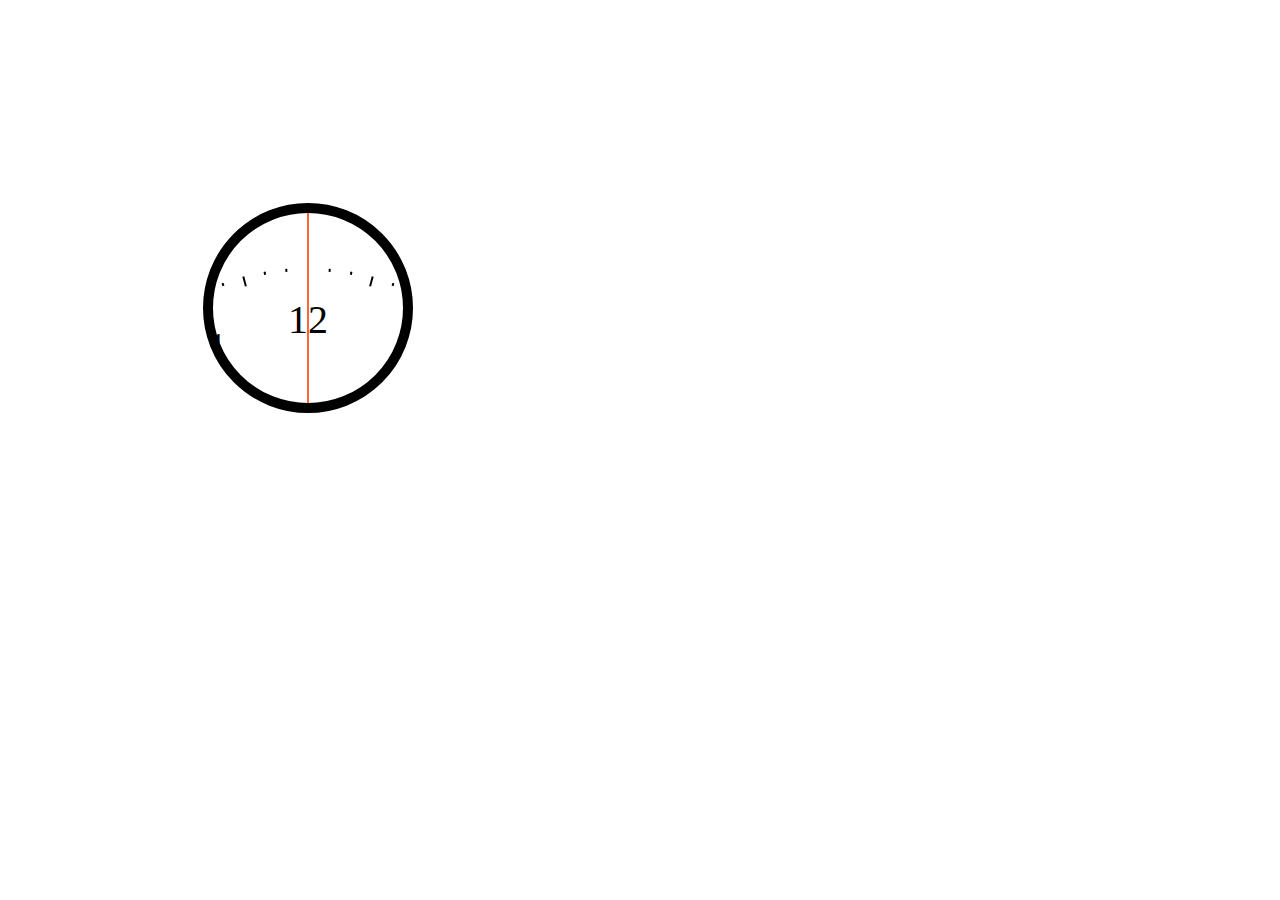
<file: Snap.svg-0.5.1/demos/clock/index.html>
<!DOCTYPE html>
<html lang="en">
    <head>
        <meta charset="utf-8">
        <meta name="copyright" content="Copyright © 2013 Adobe Systems Incorporated. All rights reserved.
 
 Licensed under the Apache License, Version 2.0 (the “License”);
 you may not use this file except in compliance with the License.
 You may obtain a copy of the License at
 
 http://www.apache.org/licenses/LICENSE-2.0
 
 Unless required by applicable law or agreed to in writing, software
 distributed under the License is distributed on an “AS IS” BASIS,
 WITHOUT WARRANTIES OR CONDITIONS OF ANY KIND, either express or implied.
 See the License for the specific language governing permissions and
 limitations under the License.">
        <title>Snap</title>
        <style media="screen">
        body {
            background: #fff;
        }
        </style>
        <script src="../../dist/snap.svg-min.js"></script>
        <script>
        window.onload = function () {
            var s = Snap(600, 600);
            var path = "",
                nums = s.text(300, 300, [1, 2, 3, 4, 5, 6, 7, 8, 9, 10, 11, 12]).attr({
                    font: "300 40px Helvetica Neue",
                    textAnchor: "middle"
                });
            for (var i = 0; i < 72; i++) {
                var r = i % 6 ? i % 3 ? 247 : 240 : 230,
                    sin = Math.sin(Snap.rad(5 * i)),
                    cos = Math.cos(Snap.rad(5 * i));
                path += "M" + [300 + 250 * cos, 300 + 250 * sin] + "L" + [300 + r * cos, 300 + r * sin];
                if (!(i % 6)) {
                    nums.select("tspan:nth-child(" + (i / 6 + 1) + ")").attr({
                        x: 300 + 200 * Math.cos(Snap.rad(5 * i - 60)),
                        y: 300 + 200 * Math.sin(Snap.rad(5 * i - 60)) + 15,
                    });
                }
            }
            var table = s.g(nums, s.path(path).attr({
                fill: "none",
                stroke: "#000",
                strokeWidth: 2
            })).attr({
                transform: "t0,210"
            });
            s.g(table).attr({
                clip: s.circle(300, 300, 100)
            });
            var hand = s.line(300, 200, 300, 400).attr({
                fill: "none",
                stroke: "#f63",
                strokeWidth: 2
            });
            s.circle(300, 300, 100).attr({
                stroke: "#000",
                strokeWidth: 10,
                fillOpacity: 0
            }).click(function () {
                Snap.animate(0, 360, function (val) {
                    table.transform("t" +
                    [
                        210 * Math.cos(Snap.rad(val + 90)), 
                        210 * Math.sin(Snap.rad(val + 90))
                    ]);
                    hand.transform("r" + [val, 300, 300]);
                }, 12000);
            });
            
        };
        </script>
    </head>
    <body>
    </body>
</html>
</file>
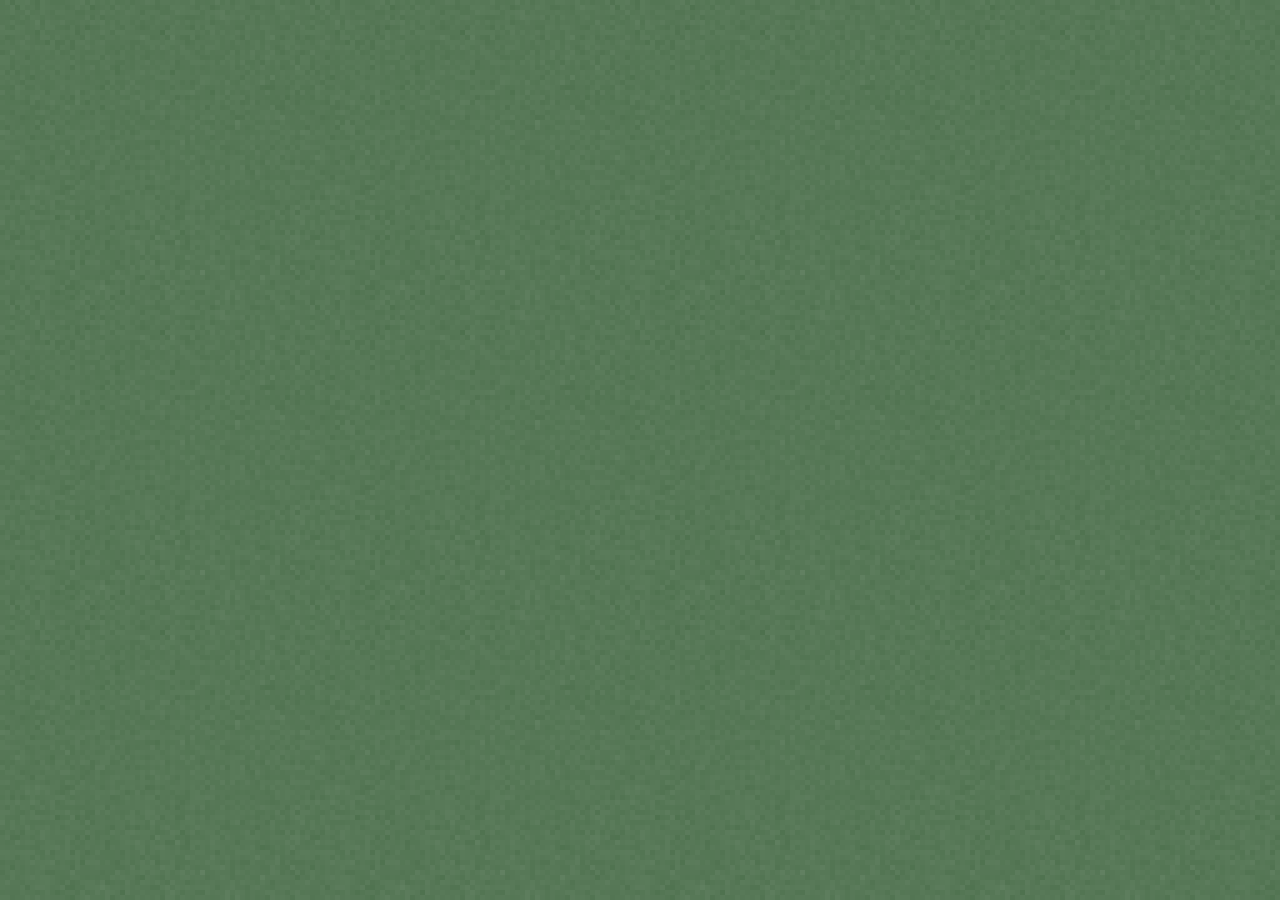
<file: Snap.svg-0.5.1/demos/pattern/index.html>
<!DOCTYPE html>
<html lang="en">
    <head>
        <meta charset="utf-8">
        <meta name="copyright" content="Copyright © 2013 Adobe Systems Incorporated. All rights reserved.
 
 Licensed under the Apache License, Version 2.0 (the “License”);
 you may not use this file except in compliance with the License.
 You may obtain a copy of the License at
 
 http://www.apache.org/licenses/LICENSE-2.0
 
 Unless required by applicable law or agreed to in writing, software
 distributed under the License is distributed on an “AS IS” BASIS,
 WITHOUT WARRANTIES OR CONDITIONS OF ANY KIND, either express or implied.
 See the License for the specific language governing permissions and
 limitations under the License.">
        <title>Snap</title>
        <style media="screen">
        body {
            background: #030 url("bg.png");
        }
        </style>
        <script src="../../dist/snap.svg-min.js"></script>
        <script>
        window.onload = function () {
            1
            var s = Snap("100%", 600);
            
            // 2
            // var c = s.circle(100, 100, 50);
            // 
            // 3
            // c.attr({
            //     fill: "#bada55",
            //     stroke: "#000",
            //     "stroke-width": 5
            // });
            // 
            // 4
            // var c2 = s.circle(70, 100, 40);
            // var g = s.group(c2, s.circle(130, 100, 40));
            // g.attr({
            //     fill: "#fff"
            // });
            // 
            // 5
            // c.attr({
            //     mask: g
            // });
            // 
            // 6
            // c2.animate({r: 25}, 1000);
            // 
            // 7
            // g.select("circle:nth-child(2)").animate({r: 25}, 1000);
            // 
            // 8
            // var p = s.path("M10-5-10,15M15,0,0,15M0-5-20,15").attr({
            //         fill: "none",
            //         stroke: "#bada55",
            //         strokeWidth: 5
            //     }).pattern(0, 0, 10, 10);
            // c.attr({
            //     fill: p
            // });
            // 
            // 9
            // g.attr({
            //     fill: Snap(document.getElementById("pattern"))
            // });
            // 
            // 10
            // g.attr({fill: "r()#fff-#000"});
            // 
            // 11
            // g.attr({fill: "R(100, 100, 50)#fff-#000"});
            // 
            // 12
            // p.select("path").animate({stroke: "#f00"}, 1000);
            // 
            // 13
            // Snap.load("demo-card.svg", function (f) {
            //     f.select("path[fill='#D40000']").attr({fill: "#bada55"});
            //     g = s.group(f.selectAll("path"));
            //     s.append(g);
            // 
            //     14
            //     g.attr({
            //         transform: "r45t100,0s.5"
            //     });
            //                 
            //     15
            //     console.log(g.attr("transform"));
            //                 
            //     16
            //     g.drag();
            // });
            // 
            // 17
            // s.text(200, 100, "Snap.SVG");
            // 
            // 18
            // var t = s.text(200, 120, ["S","n","a","p",".","S","V","G"]);
            // t.selectAll("tspan:nth-child(odd)").attr({
            //     fill: "#900",
            //     "font-size": "20px"
            // });
        };
        </script>
    </head>
    <body>
        <svg width="0" height="0">
            <pattern id="pattern" patternUnits="userSpaceOnUse" x="0" y="0" width="10" height="10" viewBox="0 0 10 10">
                <path d="M-5,0,10,15M0-5,15,10" stroke="white" stroke-width="5"/>
            </pattern>
        </svg>
    </body>
</html>
</file>
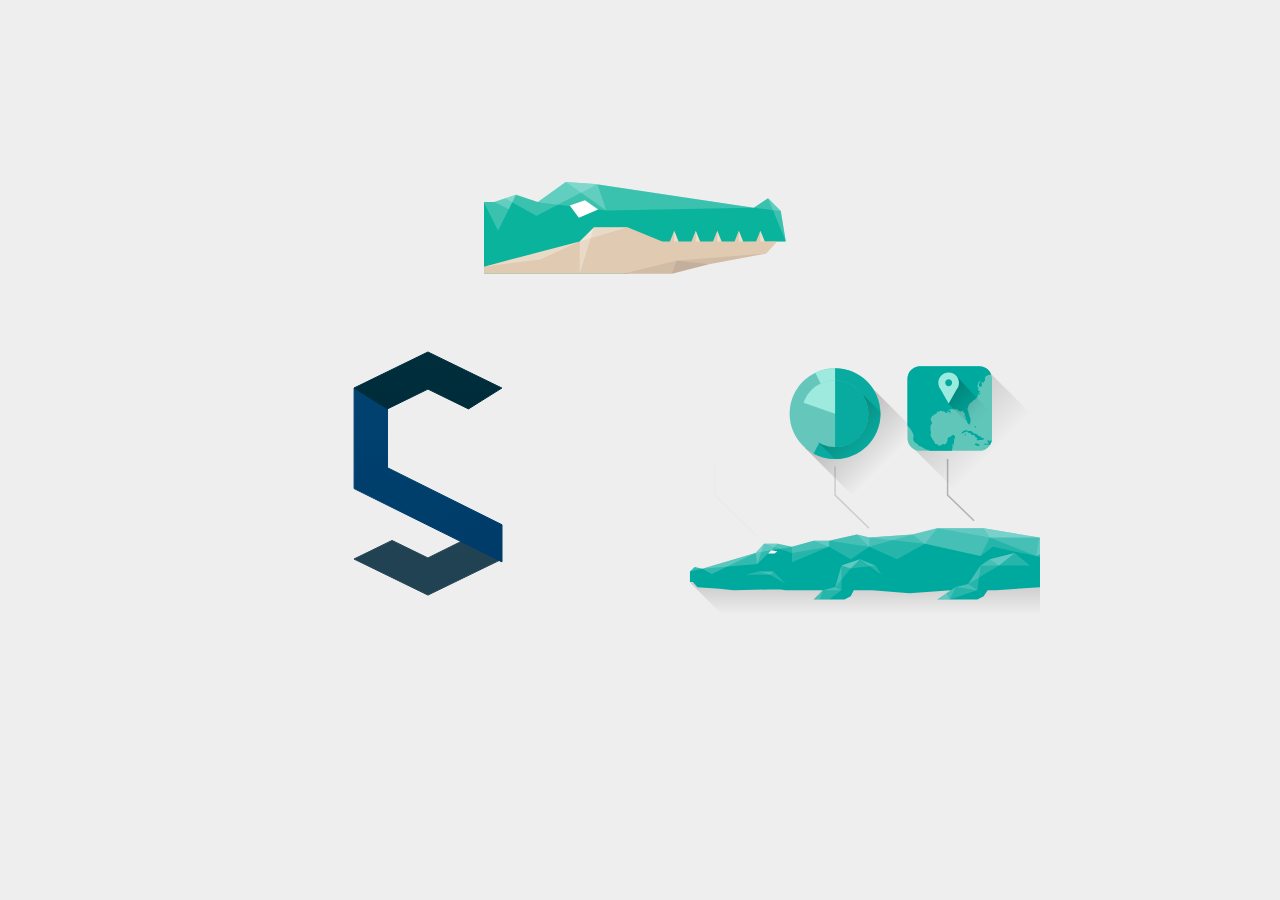
<file: Snap.svg-0.5.1/demos/snap-mascot/index.html>
<!DOCTYPE html>
<html lang="en">
    <head>
        <meta charset="utf-8">
        <meta name="copyright" content="Copyright © 2013 Adobe Systems Incorporated. All rights reserved.
 
 Licensed under the Apache License, Version 2.0 (the “License”);
 you may not use this file except in compliance with the License.
 You may obtain a copy of the License at
 
 http://www.apache.org/licenses/LICENSE-2.0
 
 Unless required by applicable law or agreed to in writing, software
 distributed under the License is distributed on an “AS IS” BASIS,
 WITHOUT WARRANTIES OR CONDITIONS OF ANY KIND, either express or implied.
 See the License for the specific language governing permissions and
 limitations under the License.">
        <title>Snap</title>
        <link rel="stylesheet" href="style.css">
    </head>
    <body>
        <iframe src="crocodile-1.html" ></iframe>
        <br>
        <iframe src="snap-logo.html" ></iframe>
        <iframe src="crocodile-2.html" ></iframe>
    </body>
</html>
</file>
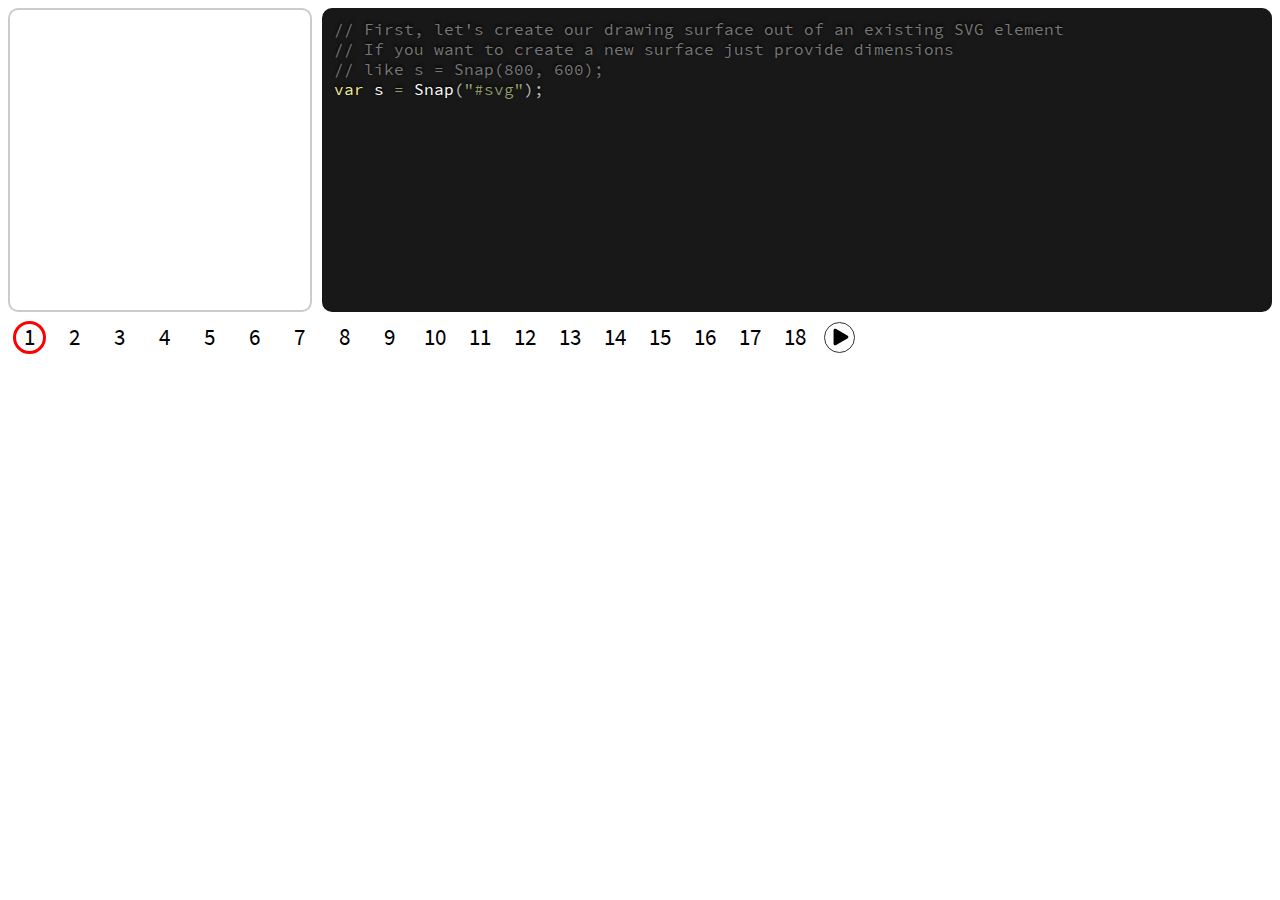
<file: Snap.svg-0.5.1/demos/tutorial/index.html>
<!DOCTYPE html>
<html lang="en">
    <head>
        <meta charset="utf-8">
        <title>Tutorial</title>
        <link rel="stylesheet" href="../../doc/fonts/stylesheet.css">
        <link rel="stylesheet" href="../../doc/css/prism.css">
        <style media="screen">
            pre.code {
                -moz-border-radius: 10px;
                -webkit-border-radius: 10px;
                border-radius: 10px;
                padding: 10px;
                height: 280px;
                overflow: auto;
                background: #181818;
                border: solid 2px #181818;
            }
            #codelines {
                display: none;
            }
            #svg {
                -moz-border-radius: 10px;
                -webkit-border-radius: 10px;
                border-radius: 10px;
                border: solid 2px #ccc;
                width: 300px;
                height: 300px;
                float: left;
                margin-right: 10px;
                font: 1em source-sans-pro, Source Sans Pro, Helvetica, sans-serif;
            }
        </style>
        <script src="../../dist/snap.svg-min.js"></script>
        <script src="../../doc/js/prism.js"></script>
        <script>
        var S;
        window.onload = function () {
            var s = Snap(850, 35);
            function chooser(s, count) {
                var loop = "M35,65a30,30,0,0,0,0-60a30,30,0,0,0,0,60",
                    line = "M35,65a30,30,0,0,0,0-60a30,30,0,0,0,0,60c30,0,60-60,90-60a30,30,0,0,1,0,60a30,30,0,0,1,0-60",
                    l1 = Snap.path.getTotalLength(loop),
                    l2 = Snap.path.getTotalLength(line),
                    cur = 1,
                    p = s.path({
                        path: loop,
                        fill: "none",
                        stroke: "#f00",
                        strokeWidth: 6,
                        strokeLinecap: "round"
                    });
                for (var i = 1; i <= count; i++) {
                    s.text(90 * i - 55, 49, i).attr({
                        font: "45px source-sans-pro, Source Sans Pro, Helvetica, sans-serif",
                        textAnchor: "middle"
                    });
                    (function (i) {
                        s.circle(90 * i - 55, 35, 40).attr({
                            opacity: 0
                        }).click(eve.f("tut.click", i - 1));
                    }(i));
                }
                s.path("M11.166,23.963L22.359,17.5c1.43-0.824,1.43-2.175,0-3L11.166,8.037c-1.429-0.826-2.598-0.15-2.598,1.5v12.926C8.568,24.113,9.737,24.789,11.166,23.963z").transform("t" + (90 * (count + 1) - 68) + ",18s2");
                var but = s.circle(90 * (count + 1) - 55, 35, 30).attr({
                    fillOpacity: 0,
                    stroke: "#333",
                    strokeWidth: 2
                });
                eve.on("tut.click", function (I) {
                    p.attr({
                        path: loop,
                        transform: "t" + (90 * I) + ",0"
                    });
                    cur = I + 1;
                });
                function frameHandler(frame) {
                    function anim() {
                        cur++;
                        if (cur > count) {
                            return;
                        }
                        if (typeof frame == "function") {
                            frame(cur);
                        }
                        Snap.animate(0, l2 - l1, function (val) {
                            p.attr({
                                path: Snap.path.getSubpath(line, val, val + l1)
                            });
                        }, 500, function () {
                            p.attr({
                                path: loop,
                                transform: p.transform() + "t90,0"
                            });
                        });
                    }
                    if (typeof frame == "function") {
                        but.click(anim);
                    } else {
                        anim();
                    }
                }
                return frameHandler;
            }
            var g = s.g();
            g.attr({
                transform: "s.5,.5,0,0"
            });
            var str = "",
                code = document.getElementById("code");
            var domcodelines = document.querySelectorAll("#codelines li"),
                codelines = [],
                replacers = {},
                lines = [],
                callback = function (i) {
                    lines = [];
                    for (var j = 1; j <= i; j++) {
                        replacers[j - 1] && lines.pop();
                        lines.push(codelines[j - 1]);
                    }
                    Snap("#svg").clear();
                    str = lines.join("\n");
                    eval(str);
                    code.innerHTML = Prism.highlight(str, Prism.languages.javascript);
                    code.parentNode.scrollTop = code.parentNode.scrollTopMax || 1e9;
                };
            for (var i = 0, ii = domcodelines.length; i < ii; i++) {
                codelines[i] = domcodelines[i].innerHTML;
                if (domcodelines[i].className == "replace") {
                    replacers[i] = true;
                }
            }
            callback(1);
            chooser(g, codelines.length)(callback);
            eve.on("tut.click", function (I) {
                callback(I + 1);
            });
        };
        </script>
    </head>
    <body>
        <ol id="codelines">
<li>// First, let's create our drawing surface out of an existing SVG element
// If you want to create a new surface just provide dimensions
// like s = Snap(800, 600);
var s = Snap("#svg");</li>
<li>// Let's create a big circle in the middle:
var bigCircle = s.circle(150, 150, 100);
// By default it is black, let's change its attributes</li>
<li>bigCircle.attr({
    fill: "#bada55",
    stroke: "#000",
    strokeWidth: 5
});</li>
<li>// Now let's create another small circle:
var smallCircle = s.circle(100, 150, 70);</li>
<li>// Let's put this small circle and another one into a group:
var discs = s.group(smallCircle, s.circle(200, 150, 70));</li>
<li>// Now we can change attributes for the whole group
discs.attr({
    fill: "#fff"
});</li>
<li>// Now more interesting stuff
// Let's assign this group as a mask for our big circle
bigCircle.attr({
    mask: discs
});</li>
<li>// Despite our small circle being part of a group
// and part of a mask we can still access it:
smallCircle.animate({r: 50}, 1000);</li>
<li>// We don’t have a reference for second small circle,
// but we can easily grab it with CSS selectors:
discs.select("circle:nth-child(2)").animate({r: 50}, 1000);</li>
<li>// Now let's create pattern
var p = s.path("M10-5-10,15M15,0,0,15M0-5-20,15").attr({
        fill: "none",
        stroke: "#bada55",
        strokeWidth: 5
    });
// To create a pattern,
// just specify dimensions in the pattern method:
p = p.pattern(0, 0, 10, 10);
// Then use it as a fill on the big circle
bigCircle.attr({
    fill: p
});</li>
<li>// We can also grab a pattern from an SVG
// already embedded into our page
discs.attr({
    fill: Snap("#pattern")
});</li>
<li>// Let's change the fill of the circles to gradient
// This string means relative radial gradient
// from white to black
discs.attr({fill: "r()#fff-#000"});
// Note that we have two gradients, one for each circle</li>
<li>// If we want them to share one gradient,
// we need to use an absolute gradient with capital R
discs.attr({fill: "R(150, 150, 100)#fff-#000"});</li>
<li>// Of course we can animate color as well
p.select("path").animate({stroke: "#f00"}, 1000);</li>
<li>// Now let's load an external SVG file:
Snap.load("mascot.svg", function (f) {
    // Note that we traverse and change attr before the SVG
    // is even added to the page
    f.select("polygon[fill='#09B39C']").attr({fill: "#bada55"});
    g = f.select("g");
    s.append(g);
    // Making croc draggable. Go ahead drag it around!
    g.drag();
    // Obviously drag could take event handlers too
    // Looks like our croc is made from more than one polygon...
});</li>
<li class="replace">// Now let's load an external SVG file:
Snap.load("mascot.svg", function (f) {
    // Note that we traverse and change attr before SVG
    // is even added to the page
    f.selectAll("polygon[fill='#09B39C']").attr({fill: "#bada55"});
    g = f.select("g");
    s.append(g);
    // Making croc draggable. Go ahead drag it around!
    g.drag();
    // Obviously drag could take event handlers too
    // That’s better! selectAll for the rescue.
});</li>
<li>// Writing text is as simple as:
s.text(200, 100, "Snap.svg");</li>
<li>// Provide an array of strings (or arrays), to generate tspans
var t = s.text(200, 120, ["Snap", ".", "svg"]);
t.selectAll("tspan:nth-child(3)").attr({
    fill: "#900",
    "font-size": "20px"
});</li>
        </ol>
        <svg id="svg"></svg>
        <pre class="javascript code"><code data-language="javascript" class="language-javascript" id="code"></code></pre>
        <svg width="0" height="0">
            <pattern id="pattern" patternUnits="userSpaceOnUse" x="0" y="0" width="10" height="10" viewBox="0 0 10 10">
                <path d="M-5,0,10,15M0-5,15,10" stroke="white" stroke-width="5"/>
            </pattern>
        </svg>
    </body>
</html>
</file>
<file: Snap.svg-0.5.1/demos/snap-mascot/style.css>
html {
    overflow: hidden;
}

body {
    background: #eee;
    text-align: center;
}

svg {
    display: inline-block;
}

iframe {
    display: inline-block;
    border: none;
    height: 300px;
    width: 400px;
    margin: 10px;
}
</file>
<file: Snap.svg-0.5.1/doc/fonts/stylesheet.css>
@font-face {
    font-family: 'source-sans-pro';
    src: url('sourcesanspro-light-webfont.eot');
    src: url('sourcesanspro-light-webfont.eot?#iefix') format('embedded-opentype'),
         url('sourcesanspro-light-webfont.woff') format('woff'),
         url('sourcesanspro-light-webfont.ttf') format('truetype'),
         url('sourcesanspro-light-webfont.svg#source_sans_prolight') format('svg');
    font-weight: 300;
    font-style: normal;

}




@font-face {
    font-family: 'source-sans-pro';
    src: url('sourcesanspro-regular-webfont.eot');
    src: url('sourcesanspro-regular-webfont.eot?#iefix') format('embedded-opentype'),
         url('sourcesanspro-regular-webfont.woff') format('woff'),
         url('sourcesanspro-regular-webfont.ttf') format('truetype'),
         url('sourcesanspro-regular-webfont.svg#source_sans_proregular') format('svg');
    font-weight: 400;
    font-style: normal;

}




@font-face {
    font-family: 'source-sans-pro';
    src: url('sourcesanspro-semibold-webfont.eot');
    src: url('sourcesanspro-semibold-webfont.eot?#iefix') format('embedded-opentype'),
         url('sourcesanspro-semibold-webfont.woff') format('woff'),
         url('sourcesanspro-semibold-webfont.ttf') format('truetype'),
         url('sourcesanspro-semibold-webfont.svg#source_sans_prosemibold') format('svg');
    font-weight: 600;
    font-style: normal;

}




@font-face {
    font-family: 'source-code-pro';
    src: url('sourcecodepro-regular-webfont.eot');
    src: url('sourcecodepro-regular-webfont.eot?#iefix') format('embedded-opentype'),
         url('sourcecodepro-regular-webfont.woff') format('woff'),
         url('sourcecodepro-regular-webfont.ttf') format('truetype'),
         url('sourcecodepro-regular-webfont.svg#source_code_proregular') format('svg');
    font-weight: normal;
    font-style: normal;

}
</file>
<file: Snap.svg-0.5.1/doc/css/prism.css>
/**
 * prism.js Twilight theme
 * Based (more or less) on the Twilight theme originally of Textmate fame.
 * @author Remy Bach
 */
code[class*="language-"],
pre[class*="language-"] {
	color: white;
	direction: ltr;
	font-family: source-code-pro, Consolas, Monaco, 'Andale Mono', monospace;
	text-align: left;
	text-shadow: 0 -.1em .2em black;
	white-space: pre;
	word-spacing: normal;
	
	-moz-tab-size: 4;
	-o-tab-size: 4;
	tab-size: 4;
	
	-webkit-hyphens: none;
	-moz-hyphens: none;
	-ms-hyphens: none;
	hyphens: none;
}

pre[class*="language-"],
:not(pre) > code[class*="language-"] {
	background:#181818;
}

/* Code blocks */
pre[class*="language-"] {
	margin: .5em 0;
	overflow: auto;
}
pre[class*="language-"]::selection { /* Safari */
	background:hsl(200, 4%, 16%); /* #282A2B */
}
pre[class*="language-"]::selection { /* Firefox */
	background:hsl(200, 4%, 16%); /* #282A2B */
}

/* Inline code */
:not(pre) > code[class*="language-"] {
	border-radius: .3em;
	border: .13em solid hsl(0,0%,33%); /* #545454 */
	box-shadow: 1px 1px .3em -.1em black inset;
	padding: .15em .2em .05em;
}

.token.comment,
.token.prolog,
.token.doctype,
.token.cdata {
	color: hsl(0, 0%, 47%); /* #777777 */
}

.token.punctuation {
	opacity: .7;
}

.namespace {
	opacity: .7;
}

.token.tag,
.token.boolean,
.token.number {
	color: hsl(14, 58%, 55%); /* #CF6A4C */
}

.token.keyword,
.token.property,
.token.selector {
	color:hsl(53, 89%, 79%); /* #F9EE98 */
}
.token.attr-name,
.token.attr-value,
.token.string,
.token.operator,
.token.entity,
.token.url,
.language-css .token.string,
.style .token.string {
	color:hsl(76, 21%, 52%); /* #8F9D6A */
}

.token.atrule {
	color:hsl(218, 22%, 55%); /* #7587A6 */
}

.token.regex,
.token.important {
	color: hsl(42, 75%, 65%); /* #E9C062 */
}

.token.important {
	font-weight: bold;
}

.token.entity {
	cursor: help;
}
pre[data-line] {
	padding: 1em 0 1em 3em;
	position: relative;
}

/* Markup */
.language-markup .token.tag,
.language-markup .token.attr-name,
.language-markup .token.punctuation  {
	color: hsl(33, 33%, 52%); /* #AC885B */
}

/* Text Selection colour */
::selection {
	background: hsla(0,0%,93%,0.15); /* #EDEDED */
}
::-moz-selection {
	background: hsla(0,0%,93%,0.15); /* #EDEDED */
}

/* Make the tokens sit above the line highlight so the colours don't look faded. */
.token {
	position:relative;
	z-index:1;
}
.line-highlight {
	background: -moz-linear-gradient(left, hsla(0, 0%, 33%,.1) 70%, hsla(0, 0%, 33%,0)); /* #545454 */
	background: -o-linear-gradient(left, hsla(0, 0%, 33%,.1) 70%, hsla(0, 0%, 33%,0)); /* #545454 */
	background: -webkit-linear-gradient(left, hsla(0, 0%, 33%,.1) 70%, hsla(0, 0%, 33%,0)); /* #545454 */
	background: hsla(0, 0%, 33%, 0.25); /* #545454 */
	background: linear-gradient(left, hsla(0, 0%, 33%,.1) 70%, hsla(0, 0%, 33%,0)); /* #545454 */
	border-bottom:1px dashed hsl(0, 0%, 33%); /* #545454 */
	border-top:1px dashed hsl(0, 0%, 33%); /* #545454 */
	left: 0;
	line-height: inherit;
	margin-top: 0.75em; /* Same as .prism’s padding-top */
	padding: inherit 0;
	pointer-events: none;
	position: absolute;
	right: 0;
	white-space: pre;
	z-index:0;
}
.line-highlight:before,
.line-highlight[data-end]:after {
	background-color: hsl(215, 15%, 59%); /* #8794A6 */
	border-radius: 999px;
	box-shadow: 0 1px white;
	color: hsl(24, 20%, 95%); /* #F5F2F0 */
	content: attr(data-start);
	font: bold 65%/1.5 sans-serif;
	left: .6em;
	min-width: 1em;
	padding: 0 .5em;
	position: absolute;
	text-align: center;
	text-shadow: none;
	top: .4em;
	vertical-align: .3em;
}
.line-highlight[data-end]:after {
	bottom: .4em;
	content: attr(data-end);
	top: auto;
}
</file>
